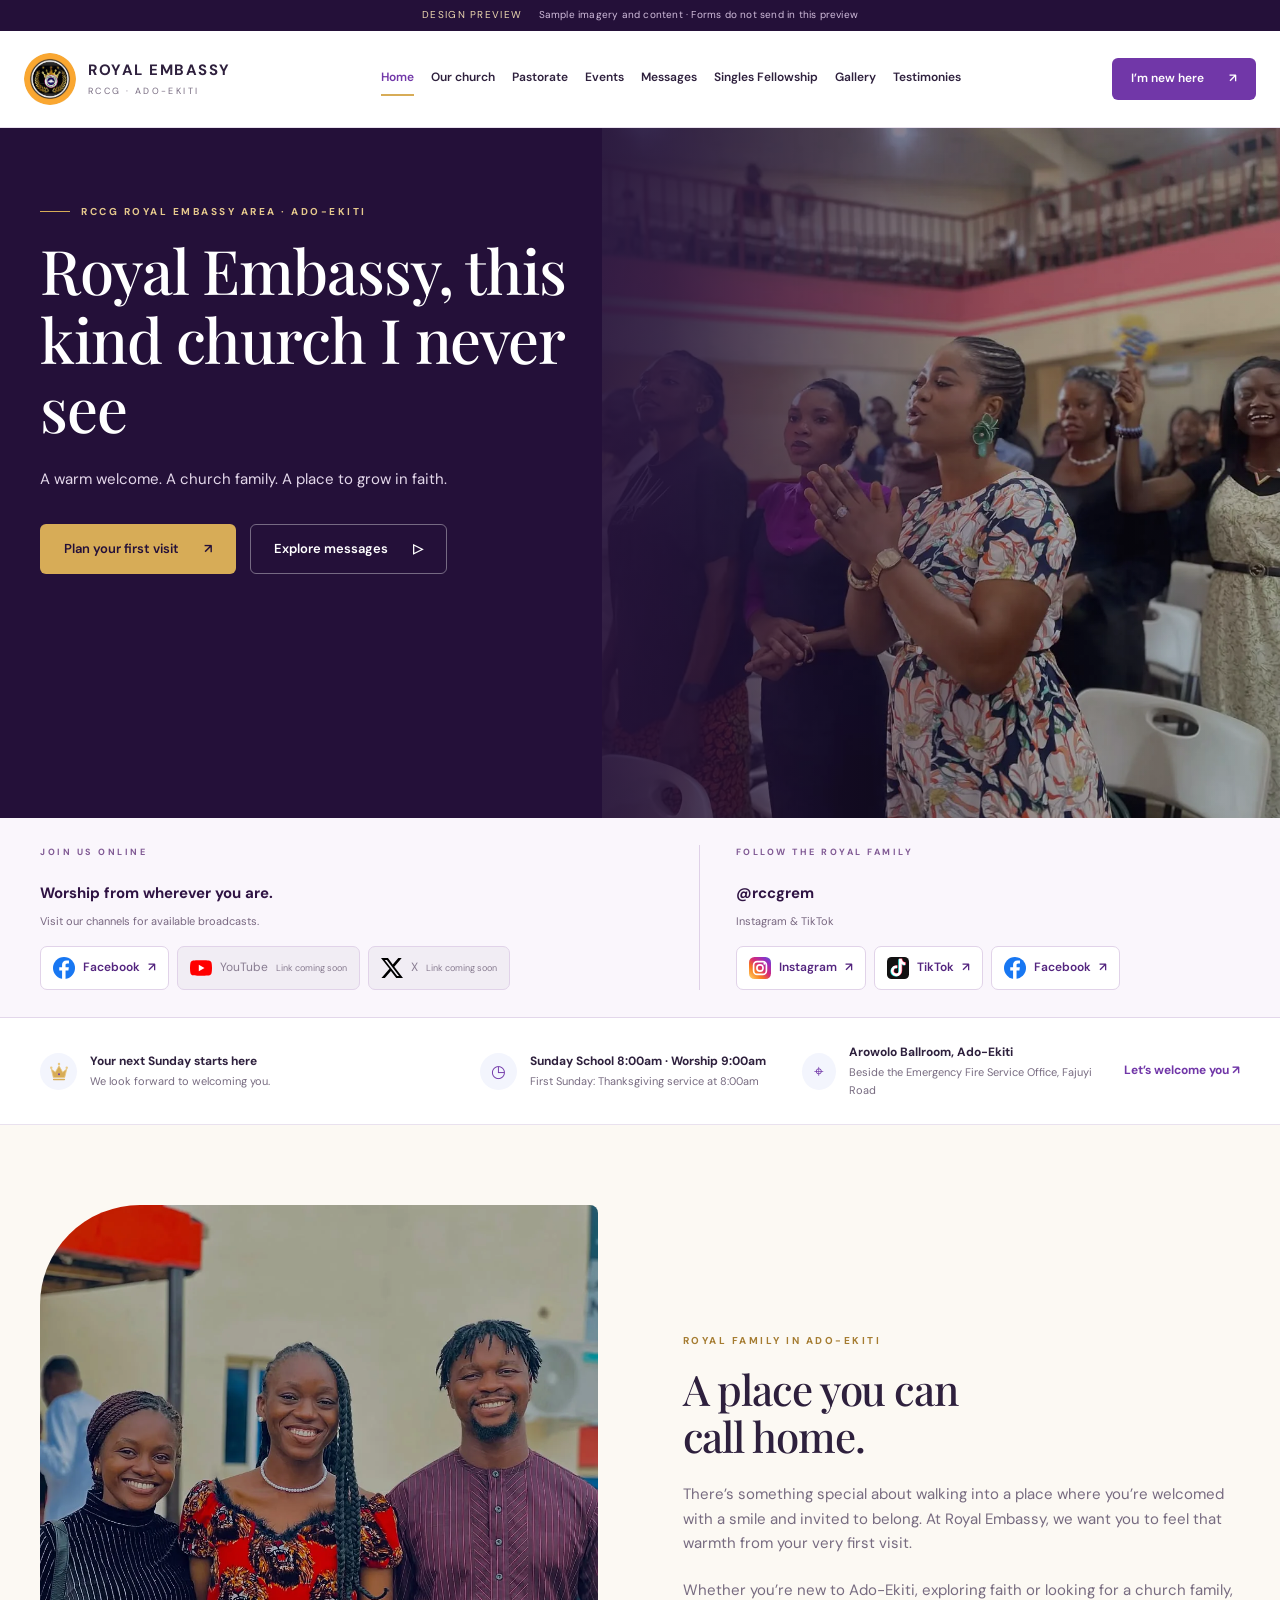
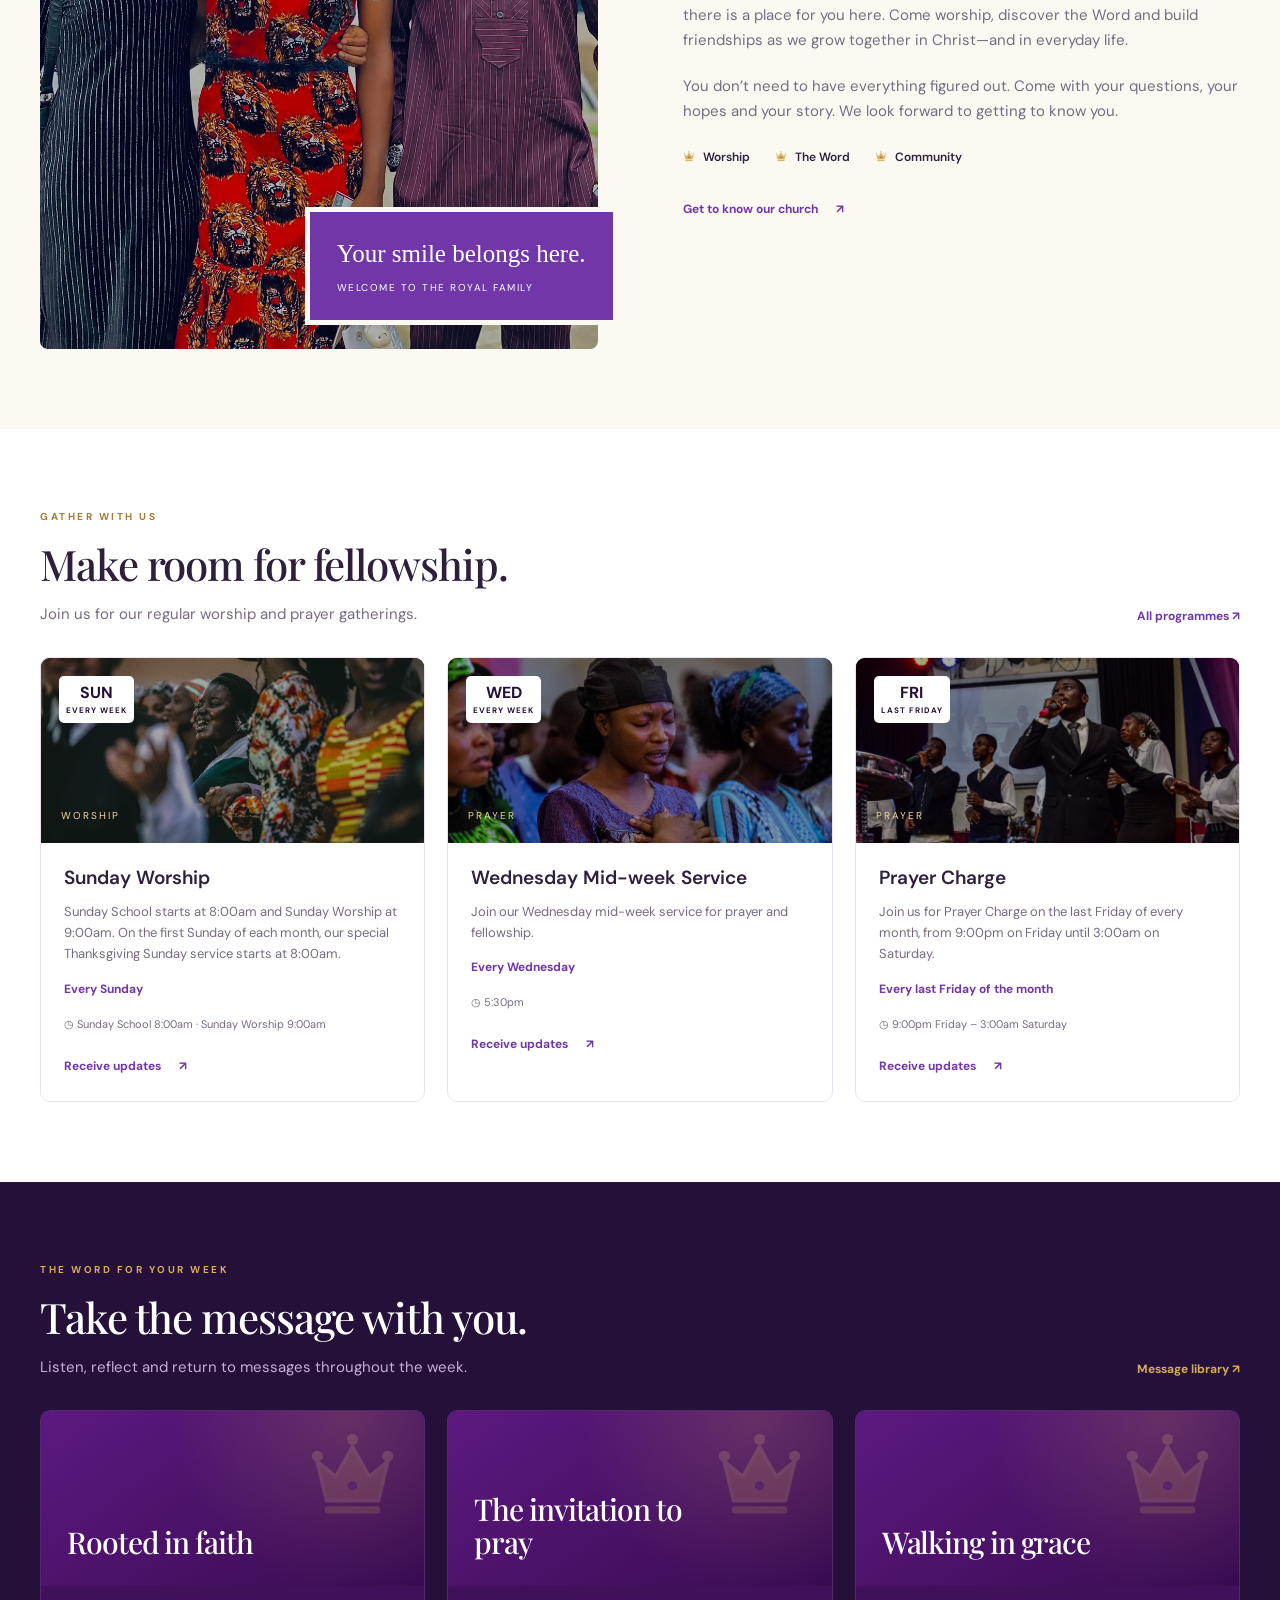
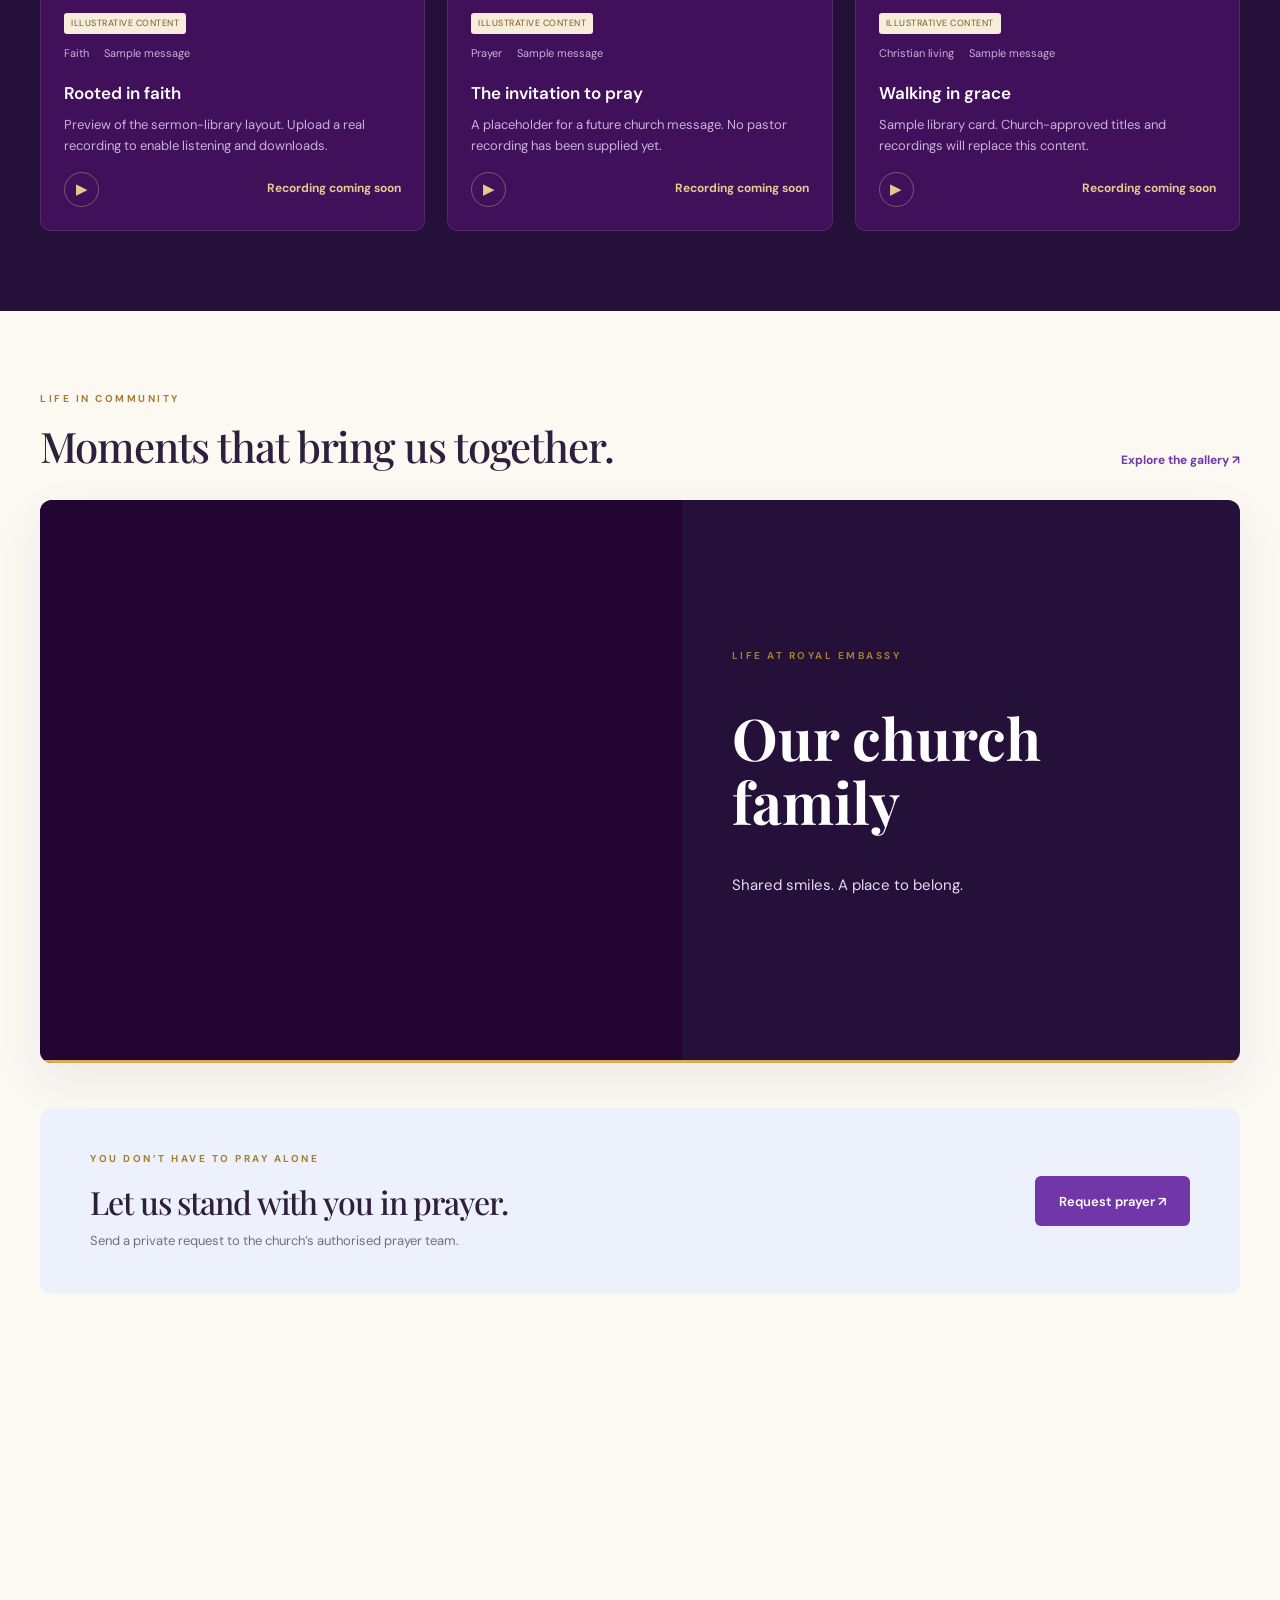
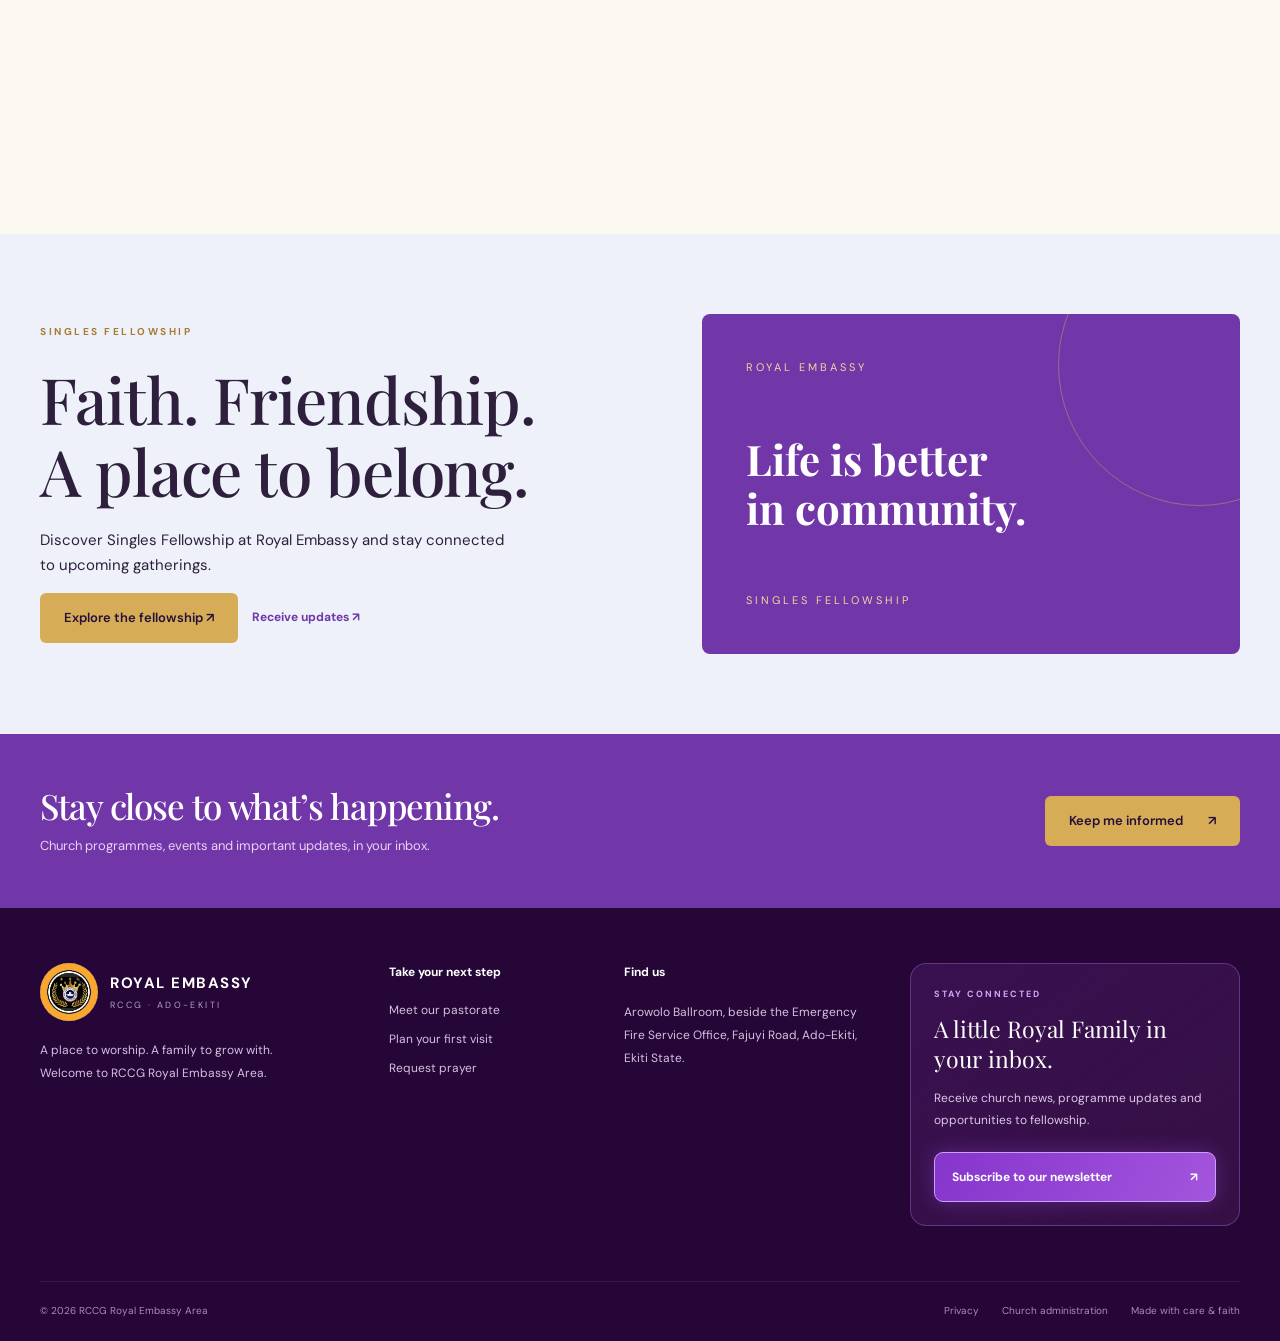
<file: index.html>
<!doctype html>
<html lang="en">
  <head>
    <meta charset="utf-8" />
    <meta name="viewport" content="width=device-width, initial-scale=1" />
    <meta
      name="description"
      content="Welcome to RCCG Royal Embassy Area, Ado-Ekiti. Plan your first visit, explore messages, share testimonies and request prayer."
    />
    <meta name="theme-color" content="#7137a8" />
    <title>RCCG Royal Embassy Area | Ado-Ekiti</title>
    <link
      rel="preload"
      as="image"
      href="assets/rccg-royal-embassy-ado-ekiti-worship-optimized.webp"
      fetchpriority="high"
    />
    <link rel="preconnect" href="https://fonts.googleapis.com" />
    <link rel="preconnect" href="https://fonts.gstatic.com" crossorigin />
    <link
      rel="stylesheet"
      href="https://fonts.googleapis.com/css2?family=DM+Sans:wght@400;500;600;700&family=Playfair+Display:wght@400;500;600;700&display=swap"
    />
    <link rel="stylesheet" href="assets/style.css" />
    <script src="assets/config.js" defer></script>
    <script src="assets/heritage.js" defer></script>
    <script src="assets/project.js" defer></script>
    <script src="assets/pastorate.js" defer></script>
    <script src="assets/singles.js" defer></script>
    <script src="assets/socials.js" defer></script>
    <script src="assets/app.js" defer></script>
    <link
      rel="icon"
      type="image/svg+xml"
      href="assets/royal-embassy-crown.svg"
    />
  </head>
  <body>
    <a class="skip" href="#main">Skip to content</a>
    <div class="preview-note" id="preview-note">
      DESIGN PREVIEW
      <span
        >Sample imagery and content · Forms do not send in this preview</span
      >
    </div>
    <header class="header">
      <a class="brand" href="#home" aria-label="Royal Embassy home"
        ><img
          class="church-logo"
          src="assets/rccg-royal-embassy-logo-optimized.webp"
          alt="RCCG Royal Embassy Area logo"
          width="56"
          height="56"
        /><span
          ><strong>ROYAL EMBASSY</strong><small>RCCG · ADO-EKITI</small></span
        ></a
      >
      <button
        class="menu-toggle"
        aria-controls="navigation"
        aria-expanded="false"
        aria-label="Open navigation"
      >
        ☰
      </button>
      <nav id="navigation" aria-label="Main navigation">
        <a href="#home">Home</a><a href="#about">Our church</a
        ><a href="#pastorate">Pastorate</a><a href="#events">Events</a
        ><a href="#messages">Messages</a
        ><a href="#singles">Singles Fellowship</a><a href="#gallery">Gallery</a
        ><a href="#testimonies">Testimonies</a>
      </nav>
      <a class="button button-small header-visit" href="#visit"
        >I’m new here <span>↗</span></a
      >
    </header>
    <main id="main" tabindex="-1"></main>
    <footer>
      <div class="footer-top">
        <div>
          <a class="brand footer-brand" href="#home"
            ><img
              class="church-logo"
              src="assets/rccg-royal-embassy-logo-optimized.webp"
              alt="RCCG Royal Embassy Area logo"
              width="56"
              height="56"
            /><span
              ><strong>ROYAL EMBASSY</strong
              ><small>RCCG · ADO-EKITI</small></span
            ></a
          >
          <p>
            A place to worship. A family to grow with.<br />Welcome to RCCG
            Royal Embassy Area.
          </p>
        </div>
        <div>
          <h3>Take your next step</h3>
          <a href="#pastorate">Meet our pastorate</a
          ><a href="#visit">Plan your first visit</a
          ><a href="#prayer">Request prayer</a>
        </div>
        <div>
          <h3>Find us</h3>
          <address class="church-address">
            Arowolo Ballroom, beside the Emergency Fire Service Office, Fajuyi
            Road, Ado-Ekiti, Ekiti State.
          </address>
        </div>
        <div class="footer-newsletter">
          <span class="eyebrow">STAY CONNECTED</span>
          <h3>A little Royal Family in your inbox.</h3>
          <p>
            Receive church news, programme updates and opportunities to
            fellowship.
          </p>
          <a class="footer-newsletter-cta" href="#subscribe"
            ><span>Subscribe to our newsletter</span
            ><span aria-hidden="true">↗</span></a
          >
        </div>
      </div>
      <div class="footer-bottom">
        <span>© <span id="year"></span> RCCG Royal Embassy Area</span>
        <div>
          <a href="#privacy">Privacy</a
          ><a href="admin.html">Church administration</a
          ><span>Made with care & faith</span>
        </div>
      </div>
    </footer>
    <dialog id="media-dialog">
      <button class="dialog-close" aria-label="Close media">×</button>
      <div id="media-content"></div>
    </dialog>
    <div id="toast" role="status" aria-live="polite"></div>
  </body>
</html>
</file>
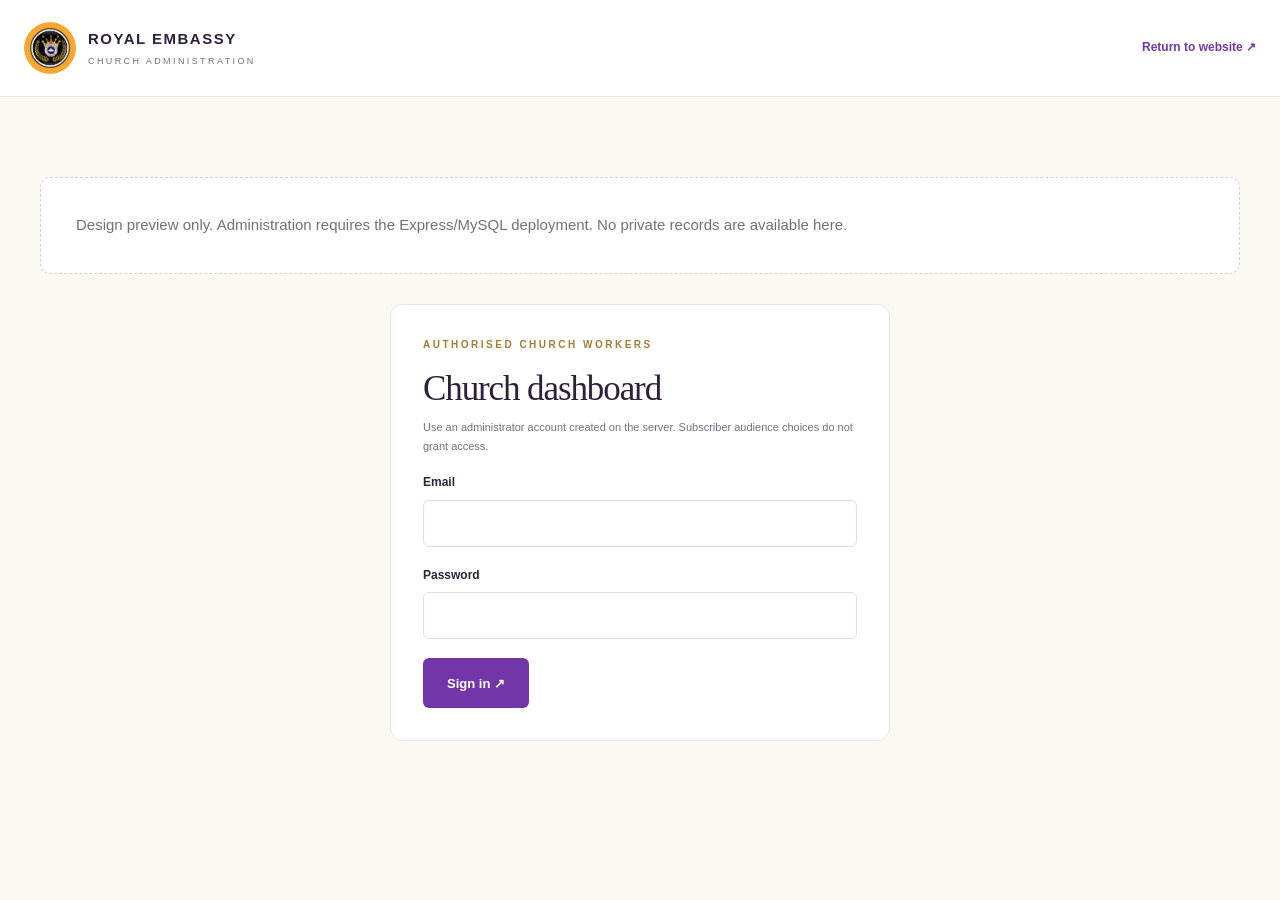
<file: admin.html>
<!doctype html><html lang="en"><head><meta charset="utf-8"><meta name="viewport" content="width=device-width,initial-scale=1"><meta name="robots" content="noindex"><title>Church dashboard | Royal Embassy</title><link rel="stylesheet" href="assets/style.css"><script src="assets/config.js" defer></script><script src="assets/admin.js" defer></script><link rel="icon" type="image/svg+xml" href="assets/royal-embassy-crown.svg"></head><body>
<header class="header"><a href="index.html" class="brand"><img class="church-logo" src="assets/rccg-royal-embassy-logo-optimized.webp" alt="RCCG Royal Embassy Area logo" width="56" height="56"><span><strong>ROYAL EMBASSY</strong><small>CHURCH ADMINISTRATION</small></span></a><a class="text-link" href="index.html">Return to website ↗</a></header>
<main class="section"><div class="wrap"><div id="demo-banner" class="empty-state" hidden>Design preview only. Administration requires the Express/MySQL deployment. No private records are available here.</div>
<section id="login-view" class="form-card admin-login"><span class="eyebrow">AUTHORISED CHURCH WORKERS</span><h1>Church dashboard</h1><p class="help">Use an administrator account created on the server. Subscriber audience choices do not grant access.</p><form id="login-form"><label>Email<input name="email" type="email" autocomplete="username" required></label><label>Password<input name="password" type="password" autocomplete="current-password" required></label><p class="form-status" role="status"></p><button class="button">Sign in ↗</button></form></section>
<section id="dashboard-view" hidden><div class="section-head"><div><span class="eyebrow">CHURCH OFFICE</span><h1>Care for your community.</h1></div><button id="logout" class="button button-plain">Sign out</button></div><div id="counts" class="admin-counts"></div><div class="filter-bar admin-tabs" role="group" aria-label="Dashboard sections"><button class="filter-button active" data-tab="visitors">First timers</button><button class="filter-button" data-tab="prayers">Prayer requests</button><button class="filter-button" data-tab="testimonies">Testimonies</button><button class="filter-button" data-tab="subscribers">Subscribers</button><button class="filter-button" data-tab="settings-pastors">Pastor profiles</button><button class="filter-button" data-tab="settings-history">Church story</button><button class="filter-button" data-tab="settings-services">Service schedules</button><button class="filter-button" data-tab="events">Events</button><button class="filter-button" data-tab="messages">Messages</button><button class="filter-button" data-tab="message_feedback">Message feedback</button><button class="filter-button" data-tab="gallery">Gallery</button><button class="filter-button" data-tab="announcements">Email announcement</button><button class="filter-button" data-tab="outbox">Delivery log</button></div><p id="admin-status" class="form-status" role="status"></p><div id="admin-content"></div></section>
</div></main><div id="toast" role="status" aria-live="polite"></div></body></html>
</file>
<file: assets/style.css>
:root{--purple:#7137a8;--deep:#241039;--gold:#d7ac57;--cream:#fcf9f3;--ink:#2e203d;--muted:#776b80;--line:#e9e1ee;--white:#fff;--radius:16px}
*{box-sizing:border-box}html{scroll-behavior:smooth}body{margin:0;color:var(--ink);font:15px/1.65 'DM Sans',Arial,sans-serif;background:var(--cream)}a{color:inherit;text-decoration:none}button,input,select,textarea{font:inherit}button,a,input,select,textarea{-webkit-tap-highlight-color:transparent}button{cursor:pointer}img{max-width:100%;display:block}button:disabled{cursor:wait;opacity:.6}a:focus-visible,button:focus-visible,input:focus-visible,textarea:focus-visible,select:focus-visible{outline:3px solid var(--gold);outline-offset:4px}.skip{position:fixed;top:-100px;left:16px;z-index:20;background:white;padding:12px}.skip:focus{top:10px}.preview-note{background:var(--deep);color:#edd8b0;text-align:center;font-size:10px;letter-spacing:1.3px;padding:7px}.preview-note span{letter-spacing:.2px;margin-left:12px;color:#d1bddc}.header{background:#fff;display:flex;align-items:center;gap:35px;justify-content:space-between;padding:22px max(24px,calc((100vw - 1260px)/2));border-bottom:1px solid var(--line)}.brand{display:flex;align-items:center;gap:12px;flex-shrink:0;line-height:1.35}.brand strong{font-size:15px;letter-spacing:1.5px}.brand small{display:block;font-size:9px;letter-spacing:2.4px;margin-top:5px;color:var(--muted)}.brand-seal{width:45px;height:49px;border:1px solid var(--gold);border-radius:23px 23px 9px 9px;display:flex;flex-direction:column;align-items:center;justify-content:center;font-family:Georgia,serif;color:var(--purple);font-weight:bold;font-size:20px;line-height:1.1}.brand-seal span{font-size:10px;color:#ac823a}.header nav{display:flex;align-items:center;gap:25px;font-size:12px;font-weight:600}.header nav a{padding:7px 0;border-bottom:2px solid transparent}.header nav a:hover,.header nav a[aria-current=page]{color:var(--purple);border-color:var(--gold)}.button{display:inline-flex;justify-content:center;align-items:center;gap:25px;background:var(--purple);color:#fff;min-height:50px;padding:13px 23px;border:1px solid transparent;border-radius:6px;font-weight:600;font-size:13px}.button:hover{background:#54257f}.button-small{min-height:42px;padding:10px 18px;font-size:12px}.button-gold{background:var(--gold);color:var(--deep)}.button-gold:hover{background:#e5bc70}.button-outline{background:transparent;border-color:#ffffff60;color:white}.button-outline:hover{background:#ffffff15}.button-plain{background:white;border-color:var(--line);color:var(--purple)}.menu-toggle{display:none}.wrap{width:min(1200px,calc(100% - 64px));margin:auto}.eyebrow{display:block;text-transform:uppercase;font-size:10px;letter-spacing:2.5px;font-weight:700;color:#a57c31;margin:0 0 16px}.hero{position:relative;min-height:600px;background:var(--deep);color:white;overflow:hidden}.hero-image{position:absolute;inset:0;width:100%;height:100%;object-fit:cover;object-position:center 45%}.hero:after{content:"";position:absolute;inset:0;background:linear-gradient(90deg,rgba(5,18,50,.93) 0%,rgba(7,24,65,.77) 43%,rgba(7,24,65,.18) 100%)}.hero .wrap{position:relative;z-index:1;padding-top:90px;padding-bottom:100px}.hero .eyebrow{color:#e6c98d;display:flex;align-items:center;gap:11px}.hero .eyebrow:before{content:"";width:30px;height:1px;background:var(--gold)}h1,h2,.serif{font-family:'Playfair Display',Georgia,serif;font-weight:500;line-height:1.12;letter-spacing:-1.1px}.hero h1{font-size:clamp(44px,5.6vw,76px);margin:0 0 25px;max-width:740px}.hero h1 em{font-weight:400;color:#e6c98d}.hero p{color:#e4d8eb;max-width:440px;font-size:15px;line-height:1.85;margin:0 0 30px}.hero-actions{display:flex;gap:14px;flex-wrap:wrap}.hero-caption{position:absolute;right:0;bottom:27px;font-size:10px;color:#d3c4db;text-transform:uppercase;letter-spacing:1px}.hero-word{position:absolute;right:55px;bottom:70px;z-index:1;font-family:Georgia,serif;font-size:14px;color:#e2c78d;writing-mode:vertical-rl;letter-spacing:4px}.service-bar{background:white;border-bottom:1px solid var(--line)}.service-bar .wrap{display:grid;grid-template-columns:1.4fr 1fr 1fr auto;align-items:center;gap:25px;padding:25px 0}.service-cell{display:flex;gap:13px;align-items:center}.service-cell .symbol{width:37px;height:37px;border-radius:50%;display:grid;place-items:center;background:#f3f5fd;color:var(--purple);font-size:17px}.service-cell strong{display:block;font-size:12px}.service-cell small{display:block;color:var(--muted);font-size:11px}.text-link{font-size:12px;font-weight:700;color:var(--purple);display:inline-flex;gap:18px;align-items:center}.section{padding:80px 0}.section-white{background:white}.section-head{display:flex;align-items:end;justify-content:space-between;gap:30px;margin-bottom:30px}.section-head h2,.intro h2{font-size:42px;margin:0;max-width:600px}.section-head p{margin:14px 0 0;max-width:510px;color:var(--muted)}.intro-grid{display:grid;grid-template-columns:1fr 1fr;gap:85px;align-items:center}.intro-image{position:relative}.intro-image img{width:100%;height:380px;object-fit:cover;border-radius:100px 8px 8px 8px}.image-label{position:absolute;right:-20px;bottom:24px;background:var(--purple);padding:21px 27px;color:white;border:5px solid var(--cream)}.image-label strong{font-family:Georgia,serif;font-size:25px;display:block;font-weight:normal}.image-label small{font-size:10px;letter-spacing:1.5px}.intro p{color:var(--muted);margin:22px 0}.intro .mini-values{display:flex;gap:25px;margin:24px 0 28px;font-size:12px;font-weight:600}.mini-values span:before{content:"";color:var(--gold);margin-right:7px}.cards{display:grid;grid-template-columns:repeat(3,minmax(0,1fr));gap:22px}.event-card,.message-card{border:1px solid var(--line);border-radius:10px;overflow:hidden;background:white}.event-image{height:185px;position:relative;background:var(--deep);overflow:hidden}.event-image img{width:100%;height:100%;object-fit:cover;filter:brightness(.65)}.event-date{position:absolute;left:18px;top:18px;background:white;border-radius:5px;min-width:50px;text-align:center;padding:7px;color:var(--deep);font-size:19px;font-weight:700;line-height:1.2}.event-date small{display:block;font-size:9px;letter-spacing:1px}.event-type{position:absolute;bottom:18px;left:20px;color:#f3d496;text-transform:uppercase;letter-spacing:2px;font-size:10px}.card-body{padding:23px}.card-body h3{margin:0 0 10px;font-size:19px;font-weight:600;line-height:1.3}.card-body p{color:var(--muted);font-size:13px;margin:0 0 15px}.card-meta{display:flex;gap:15px;font-size:11px;color:var(--muted);margin-bottom:20px}.sample-tag{display:inline-block;font-size:9px;letter-spacing:.5px;background:#f6edda;color:#795923;padding:3px 7px;border-radius:3px;margin-bottom:10px}.blue-section{background:var(--deep);color:white}.blue-section .eyebrow{color:var(--gold)}.blue-section .section-head p{color:#c9aed7}.blue-section .text-link{color:var(--gold)}.message-art{height:175px;background:radial-gradient(circle at 80% 5%,#d7ac5730,transparent 50%),linear-gradient(145deg,#5d1981,#380b50);position:relative;padding:26px;color:#fff;display:flex;align-items:end}.message-art:after{content:"";position:absolute;right:22px;top:10px;font-size:100px;color:#d7ac5728}.message-art .serif{font-size:30px;max-width:240px}.message-card{background:#40105a;border-color:#ffffff1a}.message-card .card-body h3{color:white;font-size:17px}.message-card .card-body p,.message-card .card-meta{color:#cab0d8}.message-card .text-link{color:#e6c98d}.message-controls{display:flex;justify-content:space-between;gap:15px;align-items:center}.play-button{height:35px;width:35px;border-radius:50%;border:1px solid #e6c98d60;background:transparent;color:#e6c98d}.gallery-grid{display:grid;grid-template-columns:1.25fr 1fr 1fr;gap:14px}.gallery-tile{position:relative;border:0;padding:0;height:280px;overflow:hidden;border-radius:8px;background:var(--deep);color:white}.gallery-tile img{width:100%;height:100%;object-fit:cover;transition:transform .3s}.gallery-tile:hover img{transform:scale(1.04)}.gallery-tile:after{content:"";position:absolute;inset:40% 0 0;background:linear-gradient(transparent,#061733c9)}.gallery-tile span{position:absolute;bottom:20px;left:20px;z-index:1;text-align:left}.gallery-tile small{display:block;font-size:10px;color:#eee3ce}.gallery-tile strong{font-size:17px}.gallery-tile .video-icon{inset:0;margin:auto;width:48px;height:48px;background:#fff2;border:1px solid #fff6;border-radius:50%;display:grid;place-items:center}.prayer-banner{background:#edf1fb;border-radius:12px;padding:43px 50px;display:flex;align-items:center;justify-content:space-between;gap:25px;margin-top:45px}.prayer-banner h2{font-size:32px;margin:0 0 10px}.prayer-banner p{color:var(--muted);font-size:13px;margin:0}.newsletter{background:var(--purple);color:white;padding:52px 0}.newsletter .wrap{display:flex;justify-content:space-between;gap:30px;align-items:center}.newsletter h2{font-size:35px;margin:0 0 10px}.newsletter p{margin:0;color:#e8d3f3;font-size:13px}.footer-top{display:grid;grid-template-columns:1.5fr 1fr 1fr;gap:60px;padding:55px 0;max-width:1200px;width:calc(100% - 64px);margin:auto}footer{background:#250636;color:#d6c1e1}.footer-brand strong{color:white}.footer-brand .brand-seal{color:#e0be79}.footer-brand small{color:#b89dc6}.footer-top p{font-size:12px;line-height:1.9;margin:18px 0 0}.footer-top h3{font-size:12px;color:white;margin:0 0 18px}.footer-top>div>a:not(.brand){display:block;font-size:12px;margin:9px 0}.muted-light{color:#ac8bbe}.footer-bottom{border-top:1px solid #ffffff12;max-width:1200px;width:calc(100% - 64px);margin:auto;padding:21px 0;display:flex;justify-content:space-between;gap:15px;font-size:10px;color:#ac8bbe}.footer-bottom>div{display:flex;gap:23px}.page-heading{background:var(--deep);color:white;padding:55px 0}.page-heading h1{font-size:49px;margin:0 0 15px}.page-heading p{color:#d6bde3;max-width:610px;margin:0}.page-heading .eyebrow{color:var(--gold)}.form-layout{display:grid;grid-template-columns:1fr 1.5fr;gap:65px}.form-aside h2{font-size:34px;margin:0 0 20px}.form-aside p{color:var(--muted);font-size:14px}.aside-list{border-top:1px solid var(--line);margin-top:25px;padding-top:20px}.aside-list p{margin:12px 0}.form-card{background:white;border:1px solid var(--line);padding:32px;border-radius:12px}.form-grid{display:grid;grid-template-columns:1fr 1fr;gap:20px}label{display:block;font-size:12px;font-weight:600;color:var(--ink);margin-bottom:19px}input:not([type=checkbox]),textarea,select{width:100%;border:1px solid #d9dfea;background:#fff;border-radius:6px;padding:12px;margin-top:7px;color:var(--ink);min-height:47px}textarea{min-height:140px;resize:vertical}.check{display:flex;gap:10px;align-items:flex-start;font-weight:400;line-height:1.6}.check input{margin-top:4px;accent-color:var(--purple);width:16px;height:16px;flex-shrink:0}.help{color:var(--muted);font-size:11px;margin:10px 0 18px}.form-status{color:var(--purple);font-size:13px;margin-bottom:15px}.form-status.error{color:#a12d25}.filter-bar{display:flex;gap:12px;align-items:center;flex-wrap:wrap;margin-bottom:30px}.filter-bar input{flex:1;min-width:180px;max-width:400px;margin:0}.filter-button{padding:9px 17px;border:1px solid var(--line);border-radius:30px;background:white;font-size:12px;color:var(--muted)}.filter-button.active{background:var(--purple);color:white;border-color:var(--purple)}.empty-state{padding:35px;border:1px dashed #d8cbdf;border-radius:10px;color:var(--muted);background:white;grid-column:1/-1}.testimony-card{padding:30px;border:1px solid var(--line);background:white;border-radius:12px}.testimony-card .quote{font-family:Georgia,serif;font-size:42px;color:var(--gold);line-height:1}.testimony-card h3{font-size:18px}.testimony-card p{color:var(--muted);font-size:14px}.testimony-card small{color:var(--purple)}.two-col{display:grid;grid-template-columns:1fr 1fr;gap:45px}.content-copy h2{font-size:31px}.content-copy p{color:var(--muted)}dialog{border:0;border-radius:12px;padding:35px;width:min(850px,calc(100% - 32px));max-height:90dvh;overflow:auto}dialog::backdrop{background:#030d25cf}.dialog-close{position:absolute;right:12px;top:8px;border:0;background:white;border-radius:50%;width:32px;height:32px;font-size:25px;color:var(--ink)}dialog img{border-radius:5px}dialog audio{width:100%;margin-top:20px}dialog video,dialog iframe{width:100%;aspect-ratio:16/9;border:0}dialog h2{font-size:29px}#toast{position:fixed;bottom:25px;left:50%;transform:translateX(-50%);z-index:50;background:var(--deep);color:white;padding:15px 22px;border-radius:8px;max-width:min(500px,calc(100% - 32px));box-shadow:0 8px 30px #0003;display:none;font-size:13px}#toast.visible{display:block}[hidden]{display:none!important}.sr-only{position:absolute;width:1px;height:1px;padding:0;margin:-1px;overflow:hidden;clip:rect(0,0,0,0);white-space:nowrap;border:0}
@media(min-width:1450px){.hero{min-height:650px}.hero .wrap{padding-top:105px}}
@media(max-width:1100px){.header{gap:20px;padding:18px 24px}.header nav{gap:16px;font-size:11px}.brand strong{font-size:13px}.header-visit{gap:10px}.intro-grid{gap:45px}.service-bar .wrap{grid-template-columns:1fr 1fr 1fr}.service-bar .text-link{display:none}.cards{gap:15px}}
@media(max-width:800px){.header{flex-wrap:wrap;gap:15px}.menu-toggle{display:block;margin-left:auto;background:white;border:1px solid var(--line);border-radius:5px;width:40px;height:40px;color:var(--purple)}.header-visit{display:none}.header nav{display:none;order:3;width:100%;flex-wrap:wrap;gap:10px 25px;padding:12px 0}.header nav.open{display:flex}.header nav a{font-size:13px}.wrap{width:calc(100% - 40px)}.hero{min-height:550px}.hero .wrap{padding-top:65px;padding-bottom:70px}.hero h1{font-size:54px}.hero:after{background:linear-gradient(90deg,#061632ee,#0616329e)}.hero-word{display:none}.hero-caption{left:0;right:auto;font-size:8px}.service-bar .wrap{grid-template-columns:1fr;gap:15px;padding:20px 0}.service-cell .symbol{width:30px;height:30px}.section{padding:55px 0}.intro-grid,.form-layout,.two-col{grid-template-columns:1fr;gap:35px}.intro-image img{height:320px}.image-label{right:10px}.section-head h2,.intro h2{font-size:35px}.section-head{align-items:start}.cards{grid-template-columns:1fr 1fr}.cards>*:last-child:nth-child(odd){grid-column:1/-1}.gallery-grid{grid-template-columns:1fr 1fr}.gallery-tile:first-child{grid-column:1/-1}.gallery-tile{height:240px}.prayer-banner{padding:30px;flex-direction:column;align-items:start}.newsletter .wrap{flex-direction:column;align-items:start}.footer-top{width:calc(100% - 40px);gap:30px;grid-template-columns:1fr 1fr}.footer-top>div:first-child{grid-column:1/-1}.footer-bottom{width:calc(100% - 40px);flex-direction:column}.page-heading h1{font-size:40px}.page-heading{padding:40px 0}}
@media(max-width:500px){.preview-note span{display:block;margin-left:0;font-size:9px}.hero h1{font-size:43px}.hero .wrap{padding-top:50px}.hero p{font-size:14px}.hero-actions{gap:10px}.hero-actions .button{padding:12px 16px;gap:12px}.cards,.form-grid{grid-template-columns:1fr}.form-grid{gap:0}.cards>*:last-child:nth-child(odd){grid-column:auto}.section-head{flex-direction:column;gap:15px}.gallery-tile{height:200px}.gallery-tile strong{font-size:14px}.prayer-banner h2{font-size:28px}.form-card{padding:23px}.footer-top{grid-template-columns:1fr}.footer-top>div:first-child{grid-column:auto}.footer-bottom>div{gap:15px;flex-wrap:wrap}.intro .mini-values{gap:15px}.page-heading h1{font-size:35px}}
@media(prefers-reduced-motion:reduce){html{scroll-behavior:auto}*{transition:none!important}}
.admin-login{max-width:500px;margin:30px auto}.admin-login h1{font-size:35px;margin:10px 0}.admin-counts{display:grid;grid-template-columns:repeat(4,1fr);gap:15px;margin-bottom:30px}.admin-counts article{background:white;border:1px solid var(--line);border-radius:10px;padding:22px}.admin-counts strong{display:block;color:var(--purple);font-size:32px}.admin-counts span{font-size:12px;color:var(--muted)}.admin-record{background:white;border:1px solid var(--line);border-radius:10px;padding:23px;margin-bottom:15px}.admin-record h3{margin:0 0 12px}.admin-record dl{display:grid;grid-template-columns:130px 1fr;gap:8px;margin:0 0 20px}.admin-record dt{font-size:11px;color:var(--muted);text-transform:capitalize}.admin-record dd{margin:0;font-size:13px;white-space:pre-wrap;overflow-wrap:anywhere}.admin-record .actions{display:flex;gap:10px;flex-wrap:wrap}.admin-content-form{max-width:750px;margin-bottom:30px}.admin-tabs{gap:8px}.danger{color:#a12d25}.stack{display:grid;gap:18px}@media(max-width:650px){.admin-counts{grid-template-columns:1fr 1fr}.admin-record dl{grid-template-columns:1fr;gap:4px}.admin-record dd{margin-bottom:8px}}
/* Portrait church photographs: preserve the congregation in each crop. */
.hero-image{left:auto;right:0;width:53%;object-position:50% 68%}
.hero:after{background:linear-gradient(90deg,#241039 0%,#241039 38%,rgba(36,16,57,.82) 52%,rgba(36,16,57,.15) 78%,rgba(36,16,57,.08) 100%)}
.intro-image img{object-position:50% 74%}
.gallery-tile img[src*="royal-embassy"]{object-position:50% 75%}
@media(max-width:800px){.hero-image{width:100%;object-position:50% 68%}.hero:after{background:linear-gradient(90deg,rgba(29,12,46,.94),rgba(29,12,46,.66))}.intro-image img{height:420px}}
@media(max-width:500px){.hero-image{object-position:50% 65%}.intro-image img{height:390px}}
.programme-schedule{font-weight:700;color:var(--purple)!important;font-size:12px!important}
.event-date{font-size:16px;min-width:70px}
.event-date small{font-size:8px;margin-top:4px}
/* Homepage slideshow */
.hero-carousel{min-height:690px;position:relative}
.hero-carousel:after{display:none}
.hero-slide{position:relative;min-height:690px}
.hero-slide:after{content:"";position:absolute;inset:0;background:linear-gradient(90deg,#241039 0%,#241039 38%,rgba(36,16,57,.82) 52%,rgba(36,16,57,.15) 78%,rgba(36,16,57,.08) 100%)}
.hero-slide .wrap{padding-top:76px;padding-bottom:130px}
.slide-headline{font-size:clamp(40px,4.8vw,66px);max-width:610px;margin:0 0 24px;color:#fff;line-height:1.12;overflow-wrap:break-word}
.hero-slide p{max-width:450px}
.carousel-controls{position:absolute;bottom:28px;left:0;right:0;z-index:3;display:flex;align-items:center;gap:22px}
.carousel-pagination{display:flex;gap:5px}
.slide-dot{background:transparent;border:0;min-width:40px;height:44px;padding:10px;display:grid;place-items:center}
.slide-dot span{height:7px;width:7px;background:#ffffff66;border-radius:10px}
.slide-dot[aria-current=true] span{width:24px;background:var(--gold)}
.slide-counter{font-size:11px;color:#e3cfaa;letter-spacing:2px}
.carousel-navigation{display:flex;align-items:center;gap:8px;margin-left:auto}
.carousel-navigation button{height:44px;min-width:44px;border:1px solid #ffffff50;background:#241039b3;color:white;border-radius:5px;font-size:18px}
.carousel-navigation button[data-carousel=pause]{font-size:11px;min-width:65px}
.carousel-navigation button:hover{background:var(--gold);color:var(--deep)}
@media(max-width:800px){.hero-carousel,.hero-slide{min-height:660px}.hero-slide .wrap{padding-top:55px;padding-bottom:135px}.hero-slide:after{background:linear-gradient(90deg,rgba(29,12,46,.94),rgba(29,12,46,.66))}.slide-headline{font-size:49px;max-width:560px}}
@media(max-width:500px){.hero-carousel,.hero-slide{min-height:650px}.slide-headline{font-size:40px;letter-spacing:-.7px;max-width:350px}.carousel-controls{gap:10px}.slide-dot{min-width:32px;padding:6px}.carousel-navigation{gap:5px}.carousel-navigation button{min-width:40px}.slide-counter{font-size:9px}}
@media(prefers-reduced-motion:no-preference){.hero-slide:not([hidden]) .wrap{animation:slide-copy-in .45s ease-out}@keyframes slide-copy-in{from{opacity:.4;transform:translateY(8px)}to{opacity:1;transform:translateY(0)}}}
.hero-slide .hero-image[src$="-slide.webp"]{width:65%;object-position:50% 50%}
@media(max-width:800px){.hero-slide .hero-image[src$="-slide.webp"]{width:100%;object-position:50% 50%}}
.event-image img[src$="sunday-preaching-optimized.webp"]{object-position:50% 25%}
.intro-image img[src$="faith-and-family-optimized.webp"]{height:500px;object-fit:contain;object-position:center;background:#f0e9dc;border-radius:16px}
.gallery-tile img[src$="our-church-family-optimized.webp"],.gallery-tile img[src$="family-with-baby-optimized.webp"],.gallery-tile img[src$="friends-together-optimized.webp"],.gallery-tile img[src$="member-with-bible-optimized.webp"]{object-position:50% 30%}
.event-image img[src$="prayer-charge-worship-optimized.webp"]{object-position:50% 25%}
.event-image img[src$="wednesday-prayer.webp"]{object-position:50% 35%}
@media(max-width:500px){.intro-image img[src$="faith-and-family-optimized.webp"]{height:460px}}
.intro-image img[src$="our-church-worship.webp"]{object-position:50% 50%}
.church-logo{width:52px;height:52px;object-fit:contain;border-radius:50%;flex-shrink:0}
.footer-brand .church-logo{width:58px;height:58px}
.church-address{font-style:normal;font-size:12px;line-height:1.9;max-width:300px;margin-top:18px}
@media(max-width:500px){.church-logo{width:44px;height:44px}}

.crown-icon{width:22px;height:22px}
.mini-values span:before{display:inline-block;width:13px;height:13px;background:url("crown.svg") center/contain no-repeat;vertical-align:-1px}
.message-art:after{width:100px;height:100px;background:url("crown.svg") center/contain no-repeat;opacity:.18}

/* Church story, pastoral care and programme details */
.purpose-grid,.pastor-grid,.charge-feature{display:grid;grid-template-columns:1fr 1fr;gap:28px}.purpose-card{padding:48px;background:var(--navy,#241039);color:#fff;border-radius:8px}.purpose-card h2{font-size:clamp(32px,4vw,48px);line-height:1.15}.purpose-card p{color:#e0e6f1}.purpose-gold{background:#f0dfb8;color:#241039}.purpose-gold p{color:#4d3958}.values-heading{margin-top:70px}.value-number{display:block;color:#a47628;font-size:14px;letter-spacing:3px;margin-bottom:24px}.pastor-card{display:flex;align-items:center;gap:24px;border:1px solid #dfdfd8;background:white;padding:32px;border-radius:8px}.pastor-monogram{display:grid;place-items:center;flex-shrink:0;width:76px;height:76px;border-radius:50%;background:#eff2fa;color:#7137a8;font-family:Georgia,serif;font-size:28px}.pastor-card h3{margin:8px 0 16px}.flyer-placeholder{min-height:470px;background:linear-gradient(145deg,#241039,#7137a8);color:#fff;padding:48px;display:flex;flex-direction:column;justify-content:center;border:1px solid #d7ac57;border-radius:8px}.flyer-placeholder h2{font-size:clamp(54px,7vw,80px);line-height:1.05;margin:24px 0}.flyer-placeholder small{color:#ecdcf4;max-width:330px}.flyer-rule{width:64px;height:3px;background:#d7ac57;margin-bottom:20px}.charge-feature{align-items:center;gap:64px}.programme-details{display:grid;grid-template-columns:65px 1fr;gap:14px;margin:28px 0}.programme-details dt{font-weight:700;color:#7137a8}.programme-details dd{margin:0}.message-date{font-size:13px;letter-spacing:.04em;color:#78613b}.feedback-link{display:inline-block;margin-top:22px}.blue-section .message-date{color:#d7ac57}@media(max-width:760px){.purpose-grid,.pastor-grid,.charge-feature{grid-template-columns:1fr}.purpose-card,.flyer-placeholder{padding:30px}.pastor-card{padding:24px;gap:18px}.pastor-monogram{width:58px;height:58px;font-size:22px}.charge-feature{gap:30px}.flyer-placeholder{min-height:380px}}

.programme-flyer{width:100%;height:auto;object-fit:contain;margin-bottom:24px;border-radius:4px}.event-image:has(img[src*="flyer"]) img{object-fit:contain;background:#241039}

/* Homepage church family slideshow */
.family-carousel{background:#241039;border-radius:12px;overflow:hidden;box-shadow:0 18px 50px #24103912}.family-slide{margin:0;display:grid;grid-template-columns:1.15fr 1fr;min-height:520px}.family-slide[hidden]{display:none}.family-slide img{display:block;width:100%;height:560px;object-fit:cover;object-position:50% 35%;background:#220631}.family-slide figcaption{display:flex;flex-direction:column;justify-content:center;padding:50px;color:white}.family-slide h3{font-family:'Playfair Display',Georgia,serif;font-size:clamp(36px,4.5vw,62px);line-height:1.12;margin:24px 0}.family-slide p{color:#e9d9f1}.family-controls{display:flex;align-items:center;gap:24px;padding:20px 28px;border-top:1px solid #ffffff20;color:#f2e4fa}.family-dots,.family-actions{display:flex;gap:10px}.family-dots button{width:44px;height:44px;border:0;background:transparent;position:relative;cursor:pointer}.family-dots button:after{content:'';position:absolute;inset:17px;border-radius:50%;background:#ffffff55}.family-dots button[aria-current]:after{background:#d7ac57}.family-counter{font-size:12px;letter-spacing:2px}.family-actions{margin-left:auto}.family-actions button{min-width:44px;min-height:44px;padding:8px 14px;border:1px solid #ffffff55;background:transparent;color:white;border-radius:4px;cursor:pointer}.family-carousel button:focus-visible{outline:3px solid #d7ac57;outline-offset:2px}@media(max-width:700px){.family-slide{grid-template-columns:1fr}.family-slide img{height:440px}.family-slide figcaption{padding:26px}.family-slide h3{margin:12px 0;font-size:34px}.family-controls{padding:14px 10px;gap:6px;flex-wrap:wrap}.family-dots{gap:0}.family-actions{gap:5px}.family-actions button{padding:8px 10px}.family-counter{letter-spacing:0}}@media(max-width:380px){.family-counter{display:none}.family-slide img{height:380px}}

.singles-section{background:#eef1f9}.singles-feature{display:grid;grid-template-columns:1.1fr 1fr;gap:70px;align-items:center}.singles-copy h2{font-size:clamp(38px,5vw,64px);line-height:1.12;margin:22px 0}.singles-copy p{max-width:480px}.singles-art{min-height:340px;padding:44px;background:#7137a8;color:#fff;border-radius:8px;display:flex;flex-direction:column;justify-content:space-between;position:relative;overflow:hidden}.singles-art:before{content:'';position:absolute;width:280px;height:280px;border:1px solid #d7ac5770;border-radius:50%;right:-100px;top:-90px}.singles-art strong{font-family:'Playfair Display',Georgia,serif;font-size:42px;line-height:1.15;position:relative}.singles-art span,.singles-art small{font-size:11px;letter-spacing:3px;color:#f0d69d}.singles-memory-placeholder{border:1px dashed #c3a8d2;background:#f0f3fa;border-radius:8px;padding:48px;display:flex;align-items:center;gap:28px}.memory-mark{width:70px;height:70px;display:grid;place-items:center;border-radius:50%;background:#eee1f5;color:#7137a8;font-size:32px}.singles-info-grid{display:grid;grid-template-columns:1fr 1fr;gap:24px;margin-top:32px}.singles-info-grid .text-link{display:inline-block;margin-top:16px}@media(max-width:760px){.singles-feature,.singles-info-grid{grid-template-columns:1fr;gap:26px}.singles-art{min-height:280px;padding:30px}.singles-memory-placeholder{padding:28px;align-items:flex-start;flex-direction:column}}

/* Automatic-only slideshows */
.hero-carousel .hero-slide>.wrap{padding-bottom:90px}.family-carousel .family-slide{border-bottom:3px solid #d7ac57}

/* Church heritage: one continuous editorial story */
.heritage-bridge{padding:34px 0;background:#241039;color:white}.heritage-jump{display:grid;grid-template-columns:repeat(3,1fr);gap:30px;margin-top:22px}.heritage-jump button{display:flex;justify-content:space-between;gap:16px;text-align:left;padding:18px 0;border:0;border-top:1px solid #ffffff35;color:white;background:transparent;font:inherit;cursor:pointer}.heritage-jump button span{color:#d7ac57;font-size:12px}.heritage-jump button:focus-visible,.archive-card button:focus-visible{outline:3px solid #d7ac57;outline-offset:5px}.founding-section{background:#f2ede4}.founding-grid{display:grid;grid-template-columns:1fr 1.05fr;gap:80px;align-items:center}.founding-portrait{position:relative;padding:14px 14px 38px 0}.founding-portrait:before{content:'';position:absolute;inset:30px 0 20px 25px;border:1px solid #b78d43}.founding-portrait>img,.founding-placeholder{position:relative;width:100%;min-height:480px;background:#3a1051}.founding-portrait>img{height:520px;object-fit:contain}.founding-placeholder{padding:48px;display:flex;flex-direction:column;justify-content:center;align-items:center;text-align:center;color:#fff}.founding-placeholder img{width:58px;height:58px;margin-bottom:34px}.founding-placeholder>span{font-size:10px;letter-spacing:3px;color:#d7ac57}.founding-placeholder strong{font:40px/1.2 'Playfair Display',Georgia,serif;margin:28px 0}.founding-placeholder small{font-size:12px;color:#ddc8e8}.founding-year{position:absolute;bottom:0;right:30px;background:#d7ac57;color:#241039;padding:16px 24px;letter-spacing:2px;font-size:10px}.founding-year strong{font:30px Georgia,serif;letter-spacing:0;margin-left:10px}.founding-copy h2{font-size:clamp(36px,4.5vw,56px);line-height:1.12}.founder-name{margin:30px 0;padding-left:22px;border-left:3px solid #b98c3d}.founder-name h3{font-size:25px;line-height:1.3;margin:0 0 12px}.founder-name span{font-size:10px;letter-spacing:2px;color:#765b29}.heritage-note{margin-top:30px;border-top:1px solid #cebea3;padding-top:24px}.heritage-note>span{font-size:10px;letter-spacing:2px;color:#765b29}.heritage-note p{font-family:Georgia,serif;font-size:21px}.heritage-index{font-size:11px;letter-spacing:2px;color:#85652b}.heritage-pending{display:grid;grid-template-columns:130px 1fr;gap:40px;border:1px solid #e1d9ca;padding:46px;background:#fcfaf6}.heritage-seal{height:120px;width:120px;display:grid;place-items:center;border:1px solid #c6a66c;border-radius:50%;font:34px Georgia,serif;color:#8a692e}.heritage-pending h3{font:28px Georgia,serif;margin:0 0 18px}.heritage-pending p{max-width:650px}.heritage-caption{font-size:12px;color:#786951}.pioneer-grid{display:grid;grid-template-columns:repeat(3,1fr);gap:28px}.pioneer-card{border:1px solid #e4dfd3;background:#fff}.pioneer-card>img,.pioneer-monogram{width:100%;height:340px;object-fit:cover;object-position:top}.pioneer-monogram{display:grid;place-items:center;background:#eef1f9;color:#7137a8;font:60px Georgia,serif}.pioneer-card>div:not(.pioneer-monogram){padding:28px}.pioneer-card h3{font:25px Georgia,serif;margin:16px 0}.beginnings-section{background:#f1f3f8}.archive-pending{padding:70px;background:#fff;border:1px solid #dce1ec;position:relative}.archive-pending h3{font:clamp(32px,4vw,48px)/1.15 Georgia,serif;margin:24px 0}.archive-pending p{max-width:580px}.archive-lines{display:flex;gap:30px;border-top:1px solid #dce1ec;margin-top:40px;padding-top:22px;font-size:10px;letter-spacing:2px;color:#7d648a}.beginnings-grid{display:grid;grid-template-columns:repeat(2,1fr);gap:32px}.archive-card{margin:0;background:white;padding:14px}.archive-card button{border:0;padding:0;width:100%;background:#241039;position:relative;cursor:zoom-in}.archive-card img{display:block;width:100%;height:380px;object-fit:contain}.archive-card button>span{position:absolute;bottom:14px;right:14px;background:#d7ac57;padding:8px 15px;color:#241039}.archive-card figcaption{padding:24px 16px}.archive-card small{color:#85652b;font-size:11px;letter-spacing:2px}.archive-card h3{font:26px Georgia,serif;margin:14px 0}.heritage-closing{text-align:center;margin:70px auto 0;max-width:680px}.heritage-closing h3{font:36px Georgia,serif;margin:22px 0}.heritage-closing p{margin-bottom:22px}@media(max-width:900px){.founding-grid{gap:40px}.pioneer-grid{grid-template-columns:repeat(2,1fr)}}@media(max-width:650px){.heritage-jump,.founding-grid,.pioneer-grid,.beginnings-grid{grid-template-columns:1fr}.heritage-jump{gap:0}.founding-grid{gap:38px}.founding-placeholder{padding:30px;min-height:370px}.founding-portrait>img{height:400px;min-height:0}.founding-placeholder strong{font-size:34px}.heritage-pending{grid-template-columns:1fr;padding:28px;gap:24px}.heritage-seal{height:80px;width:80px;font-size:24px}.archive-pending{padding:30px}.archive-lines{flex-wrap:wrap;gap:16px}.archive-card img{height:300px}.heritage-index{display:none}}

/* Facility project appeal */
/* Compact project appeal, following the prayer invitation. */
.giving-ad{position:relative;isolation:isolate;display:grid;grid-template-columns:1.15fr 1fr;margin:28px 0 0;border:1px solid #d7ac5770;border-radius:20px;overflow:hidden;background:linear-gradient(120deg,#241039,#59317f);color:white;box-shadow:0 16px 40px #24103918;transition:opacity .7s ease-in-out,transform .7s ease-in-out}
.giving-ad:before{content:'';position:absolute;z-index:-1;pointer-events:none;left:-110px;bottom:-220px;width:450px;height:450px;border:1px solid #d7ac5740;border-radius:50%;box-shadow:0 0 0 40px #d7ac5709,0 0 0 80px #d7ac5707}
.giving-ad-copy{padding:34px 38px;align-self:center}.giving-ad .eyebrow{color:#f0cd86;letter-spacing:1.7px;margin-bottom:13px}.giving-ad h2{font:clamp(29px,3.2vw,43px)/1.15 'Playfair Display',Georgia,serif;color:white;margin:0 0 15px}.giving-ad h2 em{color:#f0cd86;font-weight:400}.giving-ad-copy>p{max-width:470px;font-size:14px;color:#ece2f4;margin:0 0 18px}.giving-scripture{margin:0 0 19px;padding-left:14px;border-left:2px solid #d7ac57;color:#f2ddb4;font:italic 16px/1.6 Georgia,serif}.giving-scripture cite{display:block;font:10px/1.8 'DM Sans',Arial,sans-serif;letter-spacing:1px;font-style:normal;color:#dac8e8}.giving-ad-signoff{font-size:10px;letter-spacing:1px;color:#e8dbf1}.giving-ad-action{padding:28px 32px;background:#ffffff0a;border-left:1px solid #ffffff20}.giving-ad-action h3{font:25px/1.3 'Playfair Display',Georgia,serif;margin:0 0 13px}.giving-choose{font-size:11px;color:#e9dff4;margin:0 0 9px}.giving-currencies{display:flex;gap:8px}.giving-currencies button{flex:1;min-height:44px;border:1px solid #ffffff45;border-radius:8px;background:transparent;color:white;font-weight:600;font-size:12px;transition:background .25s ease-in-out,color .25s ease-in-out}.giving-currencies button span{margin-right:5px}.giving-currencies button:hover{background:#ffffff18}.giving-currencies button[aria-pressed=true]{background:#edca83;color:#241039;border-color:#edca83;box-shadow:0 4px 14px #0002}#giving-details{margin-top:16px;border-top:1px solid #ffffff25;padding-top:13px}.giving-detail-label{font-size:10px;letter-spacing:.7px;color:#f0cd86;margin:0 0 9px}.giving-pending strong{font-size:15px}.giving-pending p,.giving-help{font-size:12px;line-height:1.65;color:#e5d7f0;margin:6px 0 10px}.giving-contact{display:inline-block;color:#f3d598;font-size:12px;font-weight:600;padding:5px 0}.giving-bank{display:grid;grid-template-columns:1fr 1fr;gap:10px;margin:10px 0 14px}.giving-bank>div{min-width:0}.giving-bank dt{font-size:10px;color:#d8c4e6}.giving-bank dd{margin:0;font-size:13px;overflow-wrap:anywhere}.giving-bank-number{grid-column:1/-1}.giving-bank .project-account-number{font-size:27px;line-height:1.4;font-variant-numeric:tabular-nums;letter-spacing:2px;color:#f5d99e}.giving-ad .copy-project-account{min-height:44px;padding:9px 16px;width:100%}.project-copy-status{font-size:11px;color:#f3d598;margin:0}.project-copy-status:not(:empty){margin-top:8px}.giving-motion{opacity:0;transform:translateX(32px)}.giving-motion.is-visible,.giving-motion:focus-within{opacity:1;transform:translateX(0)}
@media(max-width:800px){.giving-ad-copy{padding:28px}.giving-ad-action{padding:26px}.giving-ad h2{font-size:32px}}@media(max-width:620px){.giving-ad{grid-template-columns:1fr;border-radius:16px}.giving-ad-copy{padding:25px 23px}.giving-ad h2{font-size:32px}.giving-ad-action{padding:23px;border-left:0;border-top:1px solid #ffffff20}.giving-ad-signoff{font-size:9px}.giving-motion{transform:translateY(24px)}.giving-motion.is-visible,.giving-motion:focus-within{transform:translateY(0)}}
@media(prefers-reduced-motion:reduce){.giving-ad,.giving-motion{opacity:1;transform:none;transition:none}}
/* International giving: local flag assets stay crisp on every device. */
.giving-world{display:flex;flex-direction:column;align-items:flex-start;gap:12px;border-top:1px solid #ffffff25;padding-top:17px}.giving-world-flags{display:flex;align-items:center;gap:7px;flex-wrap:wrap}.giving-world-flags img{width:30px;height:20px;object-fit:cover;border-radius:3px;box-shadow:0 2px 7px #0003;outline:1px solid #ffffff30}.giving-world-flags>span{width:22px;height:22px;display:grid;place-items:center;border:1px solid #d7ac5760;border-radius:50%;color:#f0cd86;font-size:13px}.giving-world strong{display:block;color:#f1d79f;font-size:12px;font-weight:600}.giving-world>div>span{display:block;font-size:11px;color:#e8dbf1;margin-top:3px}.giving-currencies button{display:flex;align-items:center;justify-content:center;gap:7px;padding:8px 6px}.giving-currencies button span{margin:0;white-space:nowrap}.giving-currency-flag{width:27px;height:18px;object-fit:cover;border-radius:3px;box-shadow:0 1px 4px #0003;flex-shrink:0}@media(max-width:370px){.giving-currencies{gap:5px}.giving-currencies button{gap:5px;font-size:11px}.giving-currency-flag{width:24px;height:16px}}
/* Purple and gold: pastorate and testimony media. */
.header{gap:22px}.header nav{gap:17px}.pastorate-grid{display:grid;grid-template-columns:repeat(4,minmax(0,1fr));gap:22px}.pastor-profile{border:1px solid #e5d9eb;border-radius:16px;overflow:hidden;background:white}.pastor-portrait{height:265px;position:relative;display:flex;flex-direction:column;justify-content:center;align-items:center;background:radial-gradient(ellipse at 70% 20%,#80529e,#301444);color:#efcf91;overflow:hidden}.pastor-portrait:before{content:'';position:absolute;width:210px;height:260px;border:1px solid #d7ac5755;border-radius:110px 110px 0 0;bottom:-45px;transform:rotate(-12deg)}.pastor-portrait img{width:100%;height:100%;object-fit:cover}.pastor-initials{font:68px/1.2 'Playfair Display',Georgia,serif;position:relative}.pastor-portrait small{position:relative;font-size:8px;letter-spacing:2px;margin-top:15px;color:#e6d5ee}.pastor-number{position:absolute;top:16px;left:18px;font-size:10px;letter-spacing:2px;color:#efcf91}.pastor-profile-copy{padding:24px 21px}.pastor-profile-copy .eyebrow{font-size:8px;letter-spacing:1.5px}.pastor-profile h3{font:25px/1.25 'Playfair Display',Georgia,serif;margin:0 0 12px}.pastor-profile p{font-size:12px;color:#75657d;margin:0 0 15px}.pastor-profile .text-link{font-size:12px}.pastor-profile-pending .pastor-portrait{background:linear-gradient(130deg,#eee5f3,#dfcde9);color:#75528a}.pastor-profile-pending .pastor-portrait small,.pastor-profile-pending .pastor-number{color:#745a83}.overseer-section{background:#241039;color:#f6f0fa}.overseer-intro{max-width:730px;margin:0 auto 38px;text-align:center}.overseer-intro h2{color:#fff;font:clamp(33px,4vw,50px)/1.2 'Playfair Display',Georgia,serif;margin:0 0 24px}.overseer-intro h2 em{color:#efd092;font-weight:400}.overseer-intro p{color:#ddcfe7;font-size:14px}.overseer-section .eyebrow{color:#efcf91}.overseer-grid{display:grid;grid-template-columns:1fr 1fr;gap:25px}.overseer-card{position:relative;border:1px solid #d7ac5750;border-radius:18px;padding:35px;background:linear-gradient(130deg,#ffffff0a,#ffffff03)}.overseer-seal{display:grid;place-items:center;width:78px;height:78px;border:1px solid #d7ac5780;border-radius:50%;font:32px Georgia,serif;color:#efcf91;margin-bottom:25px}.overseer-card h3{font:31px/1.25 'Playfair Display',Georgia,serif;margin:0 0 17px;color:white}.overseer-card p{font-size:14px;max-width:450px;color:#ddcfe7}.overseer-card .text-link{color:#efcf91;font-size:12px}.overseer-closing{text-align:center;color:#d7b77b;font-size:11px;letter-spacing:2px;margin:35px 0 0}.testimony-upload{min-width:0;margin:25px 0;padding:20px;border:1px solid #dfcbe8;border-radius:12px;background:#faf6fc}.testimony-upload legend{padding:0 8px;font:23px 'Playfair Display',Georgia,serif;color:#54257f}.testimony-upload>p{font-size:12px;color:#76647f}.testimony-upload .upload-drop{position:relative;display:flex;align-items:center;text-align:center;flex-direction:column;gap:7px;padding:22px 15px;background:white;border:1px dashed #ab87bf;border-radius:10px;cursor:pointer;overflow:hidden}.upload-drop:hover,.upload-drop:focus-within{border-color:#7137a8;background:#f6eefb}.upload-drop input{width:100%;max-width:100%;font-size:11px;margin-top:10px}.upload-drop input::file-selector-button{border:0;border-radius:5px;background:#7137a8;color:white;padding:9px 11px;margin-right:8px;cursor:pointer}.upload-drop strong{font-size:13px;color:#54257f}.upload-drop>span:not(.upload-symbol){font-size:10px;color:#76647f}.upload-symbol{display:grid;place-items:center;width:40px;height:40px;border-radius:50%;background:#efe4f5;color:#7137a8;font-size:25px}.testimony-previews{display:grid;grid-template-columns:1fr 1fr;gap:12px}.testimony-previews figure{position:relative;min-width:0;margin:8px 0 0;padding:6px;border:1px solid #e1d5e9;border-radius:8px;background:white}.testimony-previews img,.testimony-previews video{height:125px;width:100%;object-fit:contain;border-radius:5px;background:#241039}.testimony-previews figcaption{font-size:10px;overflow-wrap:anywhere;padding:5px}.testimony-previews figcaption span{display:block;color:#76647f}.testimony-previews button{position:absolute;top:10px;right:10px;border:1px solid #ffffff80;border-radius:50%;width:30px;height:30px;background:#241039;color:white;font-size:20px}.upload-status{font-size:12px;color:#7137a8}.published-testimony-media{display:flex;gap:10px;flex-wrap:wrap;margin-top:20px}.published-testimony-media a{flex:1 1 120px}.published-testimony-media img{width:100%;height:180px;object-fit:cover;border-radius:8px}.published-testimony-media video{width:100%;max-height:320px;border-radius:8px;background:#241039}.admin-testimony-media{display:grid;gap:12px;margin-bottom:20px}.admin-testimony-media img,.admin-testimony-media video{max-width:100%;max-height:300px;border-radius:8px}
@media(max-width:1100px){.header{flex-wrap:wrap}.header nav{order:3;width:100%;justify-content:center}.pastorate-grid{grid-template-columns:1fr 1fr}.pastor-portrait{height:300px}}@media(max-width:800px){.header nav{justify-content:flex-start}.overseer-grid{grid-template-columns:1fr}}@media(max-width:520px){.pastorate-grid{grid-template-columns:1fr;gap:24px}.pastor-portrait{height:280px}.pastor-profile-copy{padding:25px}.overseer-card{padding:26px}.overseer-card h3{font-size:28px}.testimony-upload{padding:13px}.testimony-upload legend{font-size:21px}}

/* Keep Pastor Balogun’s face and raised hand within the portrait crop. */
.pastor-portrait img[src$="pastor-oluwatoyin-balogun-royal-embassy.webp"]{object-position:100% 50%}

/* Transparent Pastor Sam portrait over the established purple backdrop. */
.pastor-portrait img[src$="pastor-sam-obunikem-cutout-optimized.webp"]{position:relative;object-fit:contain;object-position:center bottom;z-index:1}.pastor-portrait .pastor-number{z-index:2}

/* RCCG leadership portraits: retain complete supplied photos and credits. */
.overseer-portrait{height:420px;margin:0 0 30px;background:#170b25;border:1px solid #d7ac5740;border-radius:10px;overflow:hidden;display:flex;align-items:center;justify-content:center}.overseer-portrait img{display:block;width:100%;height:100%;object-fit:contain}@media(max-width:520px){.overseer-portrait{height:360px;margin-bottom:24px}}

/* Broadcast and social links directly below the homepage banner */
.broadcast-strip{background:#faf6fc;border-bottom:1px solid #e3d7eb}.broadcast-inner{padding-top:27px;padding-bottom:27px;display:grid;grid-template-columns:1.15fr 1fr;gap:36px}.broadcast-group{display:flex;flex-direction:column;gap:16px}.follow-group{border-left:1px solid #dfd1e8;padding-left:36px}.broadcast-label{display:flex;flex-direction:column;gap:6px}.broadcast-label .eyebrow{font-size:9px;color:#805a94}.broadcast-label strong{font-size:15px;color:#301444}.broadcast-label small{font-size:11px;color:#786780}.social-pills{display:flex;flex-wrap:wrap;gap:8px}.social-pill{min-height:44px;border:1px solid #e1d3e9;border-radius:7px;padding:9px 12px;background:white;display:inline-flex;align-items:center;gap:8px;color:#54257f;text-decoration:none;font-size:12px;font-weight:600}.social-pill:hover{border-color:#9d72b6;background:#f3eaf8}.social-mark{font-size:17px;width:18px;text-align:center}.social-pending{color:#887c91;background:#f1edf4;font-weight:400}.social-pending small{font-size:9px}.social-pill:focus-visible,.singles-memory:focus-visible{outline:3px solid #b48b3f;outline-offset:4px}.singles-memory-grid{display:grid;grid-template-columns:repeat(4,minmax(0,1fr));gap:20px}.singles-memory{border:0;padding:0;position:relative;overflow:hidden;aspect-ratio:3/4;background:#241039;border-radius:10px;cursor:zoom-in;text-align:left;color:white}.singles-memory img{display:block;width:100%;height:100%;object-fit:cover;object-position:center top;transition:transform .35s ease}.singles-memory:hover img{transform:scale(1.035)}.singles-memory>span{position:absolute;bottom:0;left:0;right:0;background:linear-gradient(transparent,#180b27e8);padding:40px 16px 18px;display:flex;flex-direction:column;gap:7px}.singles-memory small{font-size:8px;letter-spacing:2px;color:#efd092}.singles-memory strong{font-size:12px;font-weight:500}.singles-memory b{position:absolute;right:16px;bottom:18px;color:#efd092;font-size:18px}@media(max-width:1000px){.singles-memory-grid{grid-template-columns:repeat(3,1fr)}.broadcast-inner{gap:24px}.follow-group{padding-left:24px}}@media(max-width:700px){.broadcast-inner{grid-template-columns:1fr;gap:24px}.follow-group{border-left:0;border-top:1px solid #dfd1e8;padding:22px 0 0}.singles-memory-grid{grid-template-columns:repeat(2,1fr);gap:12px}.singles-memory>span{padding:30px 12px 16px}.singles-memory strong{font-size:10px}.singles-memory b{right:12px}.social-pill{font-size:11px}}@media(prefers-reduced-motion:reduce){.singles-memory img{transition:none}.singles-memory:hover img{transform:none}}

.social-brand-icon{display:block;width:22px;height:22px;flex:0 0 22px;object-fit:contain}.social-pending .social-brand-icon{opacity:1}

/* Welcome section: preserve the complete group portrait. */
.welcome-intro .intro-image>img{width:100%;height:auto;max-height:none;min-height:0;object-fit:contain}.welcome-intro .intro p{max-width:560px}.welcome-intro .image-label{max-width:calc(100% - 32px)}

/* Shared faith photo and one-time establishment badge entrance. */
.shared-faith-intro .intro-image>img{width:100%;height:auto;min-height:0;max-height:none;object-fit:contain}.badge-bounce-visible{animation:established-bounce-in 850ms cubic-bezier(.22,.7,.25,1) both;transform-origin:center bottom}@keyframes established-bounce-in{0%{opacity:0;transform:translateY(38px) scale(.88)}50%{opacity:1;transform:translateY(-12px) scale(1.035)}72%{transform:translateY(6px) scale(.985)}88%{transform:translateY(-3px) scale(1.01)}100%{opacity:1;transform:translateY(0) scale(1)}}@media(prefers-reduced-motion:reduce){.badge-bounce-visible{animation:none}}

/* Founding members: focus on the congregation above the foreground chairs. */
.shared-faith-intro .shared-faith-photo{position:relative;width:100%;aspect-ratio:1.86;overflow:hidden;border-radius:12px;background:#301444;isolation:isolate}.shared-faith-intro .shared-faith-photo img{display:block;width:100%;height:100%;min-height:0;max-height:none;object-fit:cover;object-position:50% 60%}.shared-faith-photo:after{content:'';position:absolute;inset:0;pointer-events:none;background:linear-gradient(135deg,rgba(76,24,111,.22),rgba(69,23,101,.12) 48%,rgba(36,10,58,.32));mix-blend-mode:multiply}.shared-faith-intro .intro-image{overflow:visible}.shared-faith-intro .image-label{z-index:2}.shared-faith-intro .image-label.badge-bounce-visible{animation:since-2021-bounce 3s ease-in-out infinite;transform-origin:center bottom}@keyframes since-2021-bounce{0%{opacity:.85;transform:translateY(12px) scale(.97)}20%{opacity:1;transform:translateY(-8px) scale(1.015)}36%{transform:translateY(3px) scale(.995)}50%{opacity:1;transform:translateY(0) scale(1)}75%{opacity:.94;transform:translateY(-3px) scale(1)}100%{opacity:.85;transform:translateY(12px) scale(.97)}}@media(prefers-reduced-motion:reduce){.shared-faith-intro .image-label.badge-bounce-visible{animation:none;opacity:1;transform:none}}

/* First chapter photograph: retain the complete supplied group portrait. */
.heritage-pending.first-chapter-feature{grid-template-columns:1fr 1fr;padding:0;gap:0;align-items:center;overflow:hidden;border-radius:10px}.first-chapter-photo{background:#301444}.first-chapter-photo img{display:block;width:100%;height:auto;object-fit:contain}.first-chapter-copy{padding:42px}.first-chapter-copy h3{margin-top:20px;font-size:32px;line-height:1.2}@media(max-width:700px){.heritage-pending.first-chapter-feature{grid-template-columns:1fr}.first-chapter-copy{padding:28px}.first-chapter-copy h3{font-size:28px}}

/* Pioneer memories glide from left to right in a seamless ribbon. */
.pioneer-memories{padding:30px 0 42px;margin-bottom:24px}.pioneer-memory-heading{display:flex;justify-content:space-between;align-items:end;gap:28px;margin-bottom:26px}.pioneer-memory-heading h3{font:32px/1.2 'Playfair Display',Georgia,serif;margin:14px 0 0;color:#301444}.pioneer-memory-heading>p{font-size:13px;line-height:1.7;color:#75657d;margin:0}.pioneer-memory-heading small{font-size:10px}.pioneer-memory-window{overflow:hidden;position:relative;padding:10px 0 18px}.pioneer-memory-track{display:flex;width:max-content;animation:pioneer-drift-right 26s linear infinite}.pioneer-memory-group{display:flex;gap:24px;padding-right:24px;flex-shrink:0}.pioneer-memory-card{display:block;position:relative;width:330px;padding:0;border:1px solid #dfd1e8;border-radius:16px;overflow:hidden;background:#301444;color:white;text-align:left;cursor:zoom-in;box-shadow:0 8px 24px #30144412}.pioneer-memory-card img{display:block;width:100%;height:auto;aspect-ratio:1;object-fit:contain}.pioneer-memory-caption{display:block;padding:22px 24px;border-top:2px solid #d7ac57;position:relative;background:linear-gradient(120deg,#301444,#54257f)}.pioneer-memory-caption small{display:block;font-size:8px;letter-spacing:2px;color:#eacb92;margin-bottom:10px}.pioneer-memory-caption strong{display:block;font:23px/1.2 'Playfair Display',Georgia,serif;padding-right:20px}.pioneer-memory-caption b{position:absolute;right:20px;bottom:22px;font-size:20px;color:#eacb92}.pioneer-memory-card:focus-visible{outline:3px solid #b48b3f;outline-offset:-4px}.pioneer-memory-window:hover .pioneer-memory-track,.pioneer-memory-window:focus-within .pioneer-memory-track{animation-play-state:paused}@keyframes pioneer-drift-right{from{transform:translateX(-50%)}to{transform:translateX(0)}}@media(max-width:700px){.pioneer-memory-heading{align-items:start;flex-direction:column;gap:14px}.pioneer-memory-heading h3{font-size:28px}.pioneer-memory-card{width:275px}.pioneer-memory-group{gap:16px;padding-right:16px}.pioneer-memory-caption{padding:20px}.pioneer-memory-caption strong{font-size:21px}}@media(prefers-reduced-motion:reduce){.pioneer-memory-track{animation:none;transform:none}.pioneer-memory-group[aria-hidden]{display:none}.pioneer-memory-window{overflow-x:auto;scroll-snap-type:x proximity}.pioneer-memory-card{scroll-snap-align:start}}

/* Archive carousel: contained frames and consistent full-width boundaries. */
.archive-populated{padding:clamp(22px,4vw,48px);min-width:0;overflow:hidden;border-radius:16px}.archive-populated .pioneer-memories{min-width:0;max-width:100%;margin:0;padding:24px 0 0}.archive-populated .pioneer-memory-heading{align-items:start}.archive-populated .pioneer-memory-heading h3{font-size:28px;margin:12px 0 0}.archive-populated .pioneer-memory-window{width:100%;max-width:100%;min-width:0;padding:0;border-radius:14px;overflow:hidden;isolation:isolate}.archive-populated .pioneer-memory-card{width:300px;flex:0 0 300px;box-sizing:border-box;overflow:hidden;border-radius:14px;isolation:isolate}.archive-populated .pioneer-memory-card img{width:100%;max-width:100%;height:auto;aspect-ratio:1;object-fit:cover;object-position:center;display:block}.archive-populated .pioneer-memory-caption{min-height:116px;overflow-wrap:anywhere}.archive-populated .pioneer-memory-caption strong{font-size:23px}@media(max-width:700px){.archive-populated .pioneer-memory-card{width:250px;flex-basis:250px}.archive-populated .pioneer-memory-heading h3{font-size:25px}.archive-populated .pioneer-memory-caption strong{font-size:21px}}@media(prefers-reduced-motion:reduce){.archive-populated .pioneer-memory-window{overflow-x:auto}}

/* Five supplied photographs directly below the pioneer introduction. */
.pioneer-collection-grid{display:grid;grid-template-columns:repeat(3,minmax(0,1fr));gap:24px;margin:30px 0 40px}.pioneer-collection-card{border:1px solid #e1d3e9;border-radius:14px;padding:0;overflow:hidden;background:#301444;text-align:left;color:white;cursor:zoom-in;box-shadow:0 8px 24px #3014440c}.pioneer-collection-image{aspect-ratio:1;overflow:hidden;background:#f2edf5}.pioneer-collection-image img{width:100%;height:100%;display:block;object-fit:contain}.pioneer-collection-label{display:block;position:relative;padding:23px;border-top:2px solid #d7ac57;min-height:115px}.pioneer-collection-label small{display:block;font-size:8px;letter-spacing:2px;color:#eacb92;margin-bottom:10px}.pioneer-collection-label strong{display:block;padding-right:22px;font:24px/1.2 'Playfair Display',Georgia,serif}.pioneer-collection-label b{position:absolute;right:20px;bottom:22px;color:#eacb92;font-size:20px}.pioneer-collection-card:hover{border-color:#b58d49;box-shadow:0 12px 28px #30144420}.pioneer-collection-card:focus-visible{outline:3px solid #b48b3f;outline-offset:4px}@media(max-width:900px){.pioneer-collection-grid{grid-template-columns:repeat(2,minmax(0,1fr))}}@media(max-width:520px){.pioneer-collection-grid{grid-template-columns:1fr;gap:20px}.pioneer-collection-label strong{font-size:23px}}

/* Keep the five-photo collection inside the first-chapter section. */
.heritage-pending.first-chapter-feature.first-chapter-album{display:block;padding:0;overflow:hidden}.first-chapter-album .first-chapter-copy{padding:34px 34px 10px}.first-chapter-album .first-chapter-copy p{max-width:650px}.first-chapter-album .pioneer-collection-grid{padding:0 34px 34px;margin:22px 0 0;gap:20px}.first-chapter-album .pioneer-collection-label strong{font-size:22px}@media(max-width:650px){.first-chapter-album .first-chapter-copy{padding:26px 22px 8px}.first-chapter-album .pioneer-collection-grid{padding:0 22px 26px;gap:18px}}

/* Archive mosaic: anticlockwise spotlight, stable frames and gentle rotation. */
.story-mosaic{margin-top:26px;min-width:0}.story-mosaic-intro{border-top:1px solid #e2d7e9;padding-top:24px;margin-bottom:30px}.story-mosaic-intro p{margin:10px 0 0;color:#75657d}.story-mosaic-grid{display:grid;grid-template-columns:repeat(3,minmax(0,1fr));gap:25px;padding:15px;isolation:isolate}.story-photo{min-width:0;position:relative;display:block;padding:9px;border:1px solid #e0d2e8;border-radius:12px;background:white;color:#301444;cursor:zoom-in;text-align:left;transform:scale(.96);box-shadow:0 6px 18px #3014440c;transition:transform .85s ease-in-out,box-shadow .85s ease-in-out,border-color .85s ease-in-out}.story-photo.is-featured{z-index:2;transform:scale(1.075) rotate(-2.5deg);border-color:#c59e50;box-shadow:0 16px 32px #30144428}.story-photo-frame{display:block;aspect-ratio:1;overflow:hidden;border-radius:7px;background:#301444}.story-photo-frame img{width:100%;height:100%;display:block;object-fit:contain}.story-photo-caption{display:flex;align-items:center;gap:10px;padding:16px 3px 8px;min-height:55px}.story-photo-caption small{font-size:9px;color:#9b793e}.story-photo-caption strong{font:17px/1.25 'Playfair Display',Georgia,serif;font-weight:500}.story-photo-caption b{margin-left:auto;color:#8b6434;font-size:16px}.story-photo:focus-visible{outline:3px solid #b48b3f;outline-offset:4px}.story-mosaic-toolbar{display:flex;align-items:center;gap:20px;border-top:1px solid #e0d2e8;padding-top:22px;margin-top:30px}.story-mosaic-toolbar p{font-size:12px;margin:0;color:#62516e}.story-mosaic-toolbar small{font-size:10px;color:#887894}.story-mosaic-count{margin-left:auto;font-size:11px;letter-spacing:2px;color:#896832}.story-motion-button{border:1px solid #d9c5e4;border-radius:6px;min-height:44px;padding:10px 16px;background:#f7f0fa;color:#54257f;font-size:12px;cursor:pointer}@media(max-width:700px){.story-mosaic-grid{gap:12px;padding:9px}.story-photo{padding:5px;border-radius:8px}.story-photo-caption{padding:10px 2px 4px;min-height:50px;gap:5px}.story-photo-caption strong{font-size:12px}.story-photo-caption b{display:none}.story-photo.is-featured{transform:scale(1.045) rotate(-2deg)}.story-mosaic-toolbar{flex-wrap:wrap;gap:14px}.story-mosaic-count{letter-spacing:0}.story-motion-button{font-size:11px;padding:8px 12px}}@media(max-width:420px){.story-mosaic-grid{gap:8px;padding:5px}.story-photo-caption small{display:none}.story-photo-caption strong{font-size:11px}.archive-populated{padding:18px}}@media(prefers-reduced-motion:reduce){.story-photo,.story-photo.is-featured{transition:none;transform:none}}

/* Current serving pastor: editorial portrait and welcoming introduction. */
.meet-pastor-section{background:#f4edf8}.meet-pastor-grid{display:grid;grid-template-columns:1fr 1.12fr;gap:72px;align-items:center}.meet-pastor-visual{position:relative;background:linear-gradient(145deg,#54257f,#241039);border-radius:18px;overflow:hidden;isolation:isolate;min-height:540px;display:flex;align-items:end;justify-content:center;padding:22px 20px 0;border:1px solid #d7ac5750}.meet-pastor-visual>img{position:relative;z-index:1;display:block;width:100%;height:540px;object-fit:contain;object-position:center bottom}.meet-pastor-circle{position:absolute;inset:12% -25% auto 12%;aspect-ratio:1;border:1px solid #e5c48065;border-radius:50%;z-index:0}.meet-pastor-circle:after{content:'';position:absolute;inset:24px;border:1px solid #ffffff15;border-radius:50%}.meet-pastor-label{position:absolute;z-index:2;left:0;right:0;bottom:0;padding:65px 28px 26px;background:linear-gradient(transparent,#241039ed);color:white}.meet-pastor-label span{display:block;color:#e8ca94;font-size:9px;letter-spacing:2px;margin-bottom:8px}.meet-pastor-label strong{font:27px/1.2 'Playfair Display',Georgia,serif}.meet-pastor-copy h2{font-size:clamp(36px,4vw,52px);line-height:1.15;margin:18px 0 28px;color:#301444}.meet-pastor-copy h3{font:30px/1.25 'Playfair Display',Georgia,serif;margin:0 0 10px;color:#54257f}.meet-pastor-role{display:block;font-size:11px;color:#82618f;border-bottom:1px solid #daccdf;padding-bottom:23px;margin-bottom:23px}.meet-pastor-copy p{font-size:14px;color:#6e5b78;line-height:1.9}.meet-pastor-actions{display:flex;flex-wrap:wrap;align-items:center;gap:22px;margin-top:28px}.meet-pastor-contact{display:flex;align-items:center;gap:16px;margin-top:27px}.meet-pastor-contact span{font-size:9px;letter-spacing:1.5px;color:#876698}.meet-pastor-contact a{font-size:15px;font-weight:600;color:#54257f}@media(max-width:900px){.meet-pastor-grid{gap:36px}.meet-pastor-visual{min-height:470px}.meet-pastor-visual>img{height:470px}}@media(max-width:700px){.meet-pastor-grid{grid-template-columns:1fr;gap:34px}.meet-pastor-visual{min-height:450px;max-width:480px;width:100%;margin:auto}.meet-pastor-visual>img{height:450px}.meet-pastor-copy h2{margin-top:16px;margin-bottom:22px}.meet-pastor-copy h3{font-size:28px}.meet-pastor-contact{flex-wrap:wrap;gap:10px}}

/* Faith in action: community outreach and photo collections. */
.csr-section{background:#f3edf7}.csr-heading{display:grid;grid-template-columns:1.3fr 1fr;gap:70px;align-items:center;margin-bottom:42px}.csr-heading h2{font-size:clamp(38px,5vw,60px);line-height:1.12;margin:22px 0;color:#301444}.csr-heading h2 em{font-weight:400;color:#805199}.csr-heading>div>p{max-width:580px;color:#776080}.csr-heading .eyebrow{font-size:9px;letter-spacing:2px}.csr-verse{position:relative;border-left:2px solid #c69b4f;padding:12px 0 12px 30px;color:#54257f}.csr-verse-mark{font:70px/.6 Georgia,serif;color:#b88c43}.csr-verse blockquote{font:24px/1.55 'Playfair Display',Georgia,serif;margin:15px 0 20px}.csr-verse cite{font-style:normal;font-size:10px;letter-spacing:2px;color:#997742}.csr-projects{display:grid;grid-template-columns:repeat(2,minmax(0,1fr));gap:28px}.csr-project{padding:35px;background:#fff;border:1px solid #e3d8e9;border-radius:14px;min-width:0}.csr-project-top{display:flex;justify-content:space-between;align-items:center;margin-bottom:28px}.csr-icon{width:58px;height:58px;display:grid;place-items:center;border-radius:14px;background:#f0e6f6;color:#7137a8}.csr-icon svg{width:29px;height:29px}.csr-project-number{font:28px Georgia,serif;color:#d5c2df}.csr-project>.eyebrow{font-size:9px;color:#94713c;letter-spacing:1.6px}.csr-project h3{font:31px/1.25 'Playfair Display',Georgia,serif;margin:16px 0;color:#301444}.csr-project>p{font-size:14px;color:#76647f;line-height:1.9}.csr-memory-heading{display:flex;justify-content:space-between;gap:12px;border-top:1px solid #e8deed;padding-top:22px;margin:26px 0 14px;font-size:12px;color:#54257f}.csr-memory-heading>span{font-size:10px;color:#94713c}.csr-photo-empty{display:flex;align-items:center;gap:16px;background:#faf7fc;border:1px dashed #d4c3df;border-radius:8px;min-height:92px;padding:18px;color:#8c759b}.csr-photo-empty>span{font-size:28px}.csr-photo-empty p{font-size:12px;margin:0;line-height:1.6}.csr-photo-grid{display:grid;grid-template-columns:repeat(2,minmax(0,1fr));gap:12px;max-height:470px;overflow-y:auto;padding:3px}.csr-photo{border:1px solid #e6dbeb;padding:0;overflow:hidden;border-radius:8px;text-align:left;background:#f8f3fb;color:#54257f;cursor:zoom-in;min-width:0}.csr-photo img{display:block;width:100%;height:165px;object-fit:contain;background:#301444}.csr-photo>span{display:block;padding:12px;font-size:11px;overflow-wrap:anywhere}.csr-photo b{color:#9b793e}.csr-connect{margin-top:38px;background:#301444;color:white;border-radius:14px;padding:38px;display:flex;align-items:center;justify-content:space-between;gap:30px}.csr-connect h3{font:29px/1.25 'Playfair Display',Georgia,serif;margin:15px 0;color:white}.csr-connect p{font-size:13px;color:#dfd0e8;margin:0;max-width:570px}.csr-actions{display:flex;flex-direction:column;gap:18px;flex-shrink:0}.csr-actions .text-link{color:#eacf97;font-size:12px;text-align:center}@media(max-width:800px){.csr-heading{grid-template-columns:1fr;gap:28px}.csr-projects{gap:20px}.csr-project{padding:26px}.csr-project h3{font-size:27px}.csr-connect{flex-direction:column;align-items:start;padding:28px}.csr-actions{flex-direction:row;flex-wrap:wrap;align-items:center}}@media(max-width:600px){.csr-projects{grid-template-columns:1fr}.csr-verse blockquote{font-size:22px}.csr-heading h2{font-size:40px}.csr-photo img{height:145px}.csr-project{padding:24px}.csr-actions{gap:20px}}

/* Distinct shared-footer newsletter invitation */
.footer-top{grid-template-columns:1.25fr .8fr 1fr 1.3fr;gap:32px}
.footer-newsletter{align-self:start;padding:23px;border:1px solid #ac68e164;border-radius:16px;background:linear-gradient(145deg,#58217866,#351044);animation:footerNewsletterIn .9s cubic-bezier(.22,1,.36,1) both}
.footer-newsletter .eyebrow{color:#d4a6f5;font-size:9px;letter-spacing:2px;margin-bottom:12px}
.footer-newsletter h3{font:23px/1.3 'Playfair Display',Georgia,serif;margin:0;color:white}
.footer-newsletter p{margin:13px 0 20px;color:#dcc8e8}
.footer-top .footer-newsletter>a.footer-newsletter-cta{display:flex;align-items:center;justify-content:space-between;gap:14px;margin:0;padding:15px 17px;border:1px solid #cc9cff;border-radius:9px;background:linear-gradient(115deg,#8635cc,#a355dd);color:white;font-size:12px;font-weight:700;line-height:1.5;box-shadow:0 0 20px #a855f750;animation:footerNewsletterGlow 3s ease-in-out 1s infinite;transition:background .2s ease}
.footer-newsletter-cta:hover{background:linear-gradient(115deg,#9745df,#b76af0)!important}
.footer-newsletter-cta:focus-visible{outline:3px solid #eacf97;outline-offset:5px}
@keyframes footerNewsletterIn{0%{opacity:0;transform:translateY(28px) scale(.96)}60%{opacity:1;transform:translateY(-7px) scale(1.01)}80%{transform:translateY(3px)}100%{opacity:1;transform:translateY(0) scale(1)}}
@keyframes footerNewsletterGlow{0%,100%{transform:translateY(0);box-shadow:0 0 16px #a855f750}50%{transform:translateY(-4px);box-shadow:0 0 29px #b969f58c}}
@media(max-width:1000px){.footer-top{grid-template-columns:1fr 1fr}.footer-top>div:first-child{grid-column:auto}.footer-newsletter{align-self:stretch}}
@media(max-width:600px){.footer-top{grid-template-columns:1fr}.footer-newsletter{width:100%}}
@media(prefers-reduced-motion:reduce){.footer-newsletter,.footer-top .footer-newsletter>a.footer-newsletter-cta{animation:none;transform:none}}

/* Our Church: remembering the Adekeyes’ parish service */
.adekeye-section{background:#f4edf7;padding-top:65px;padding-bottom:65px}.adekeye-card{display:grid;grid-template-columns:1.3fr 1fr;gap:65px;align-items:center;padding:55px;background:#fffdf9;border:1px solid #e5d7e9;border-radius:20px;position:relative;overflow:hidden}.adekeye-card:before{content:'';position:absolute;inset:0 auto 0 0;width:4px;background:linear-gradient(#d7ac57,#7137a8)}.adekeye-copy h2{font-size:clamp(36px,4vw,52px);margin:17px 0 26px;color:#341343}.adekeye-copy h2 em{font-weight:400;color:#8455a0}.adekeye-copy h3{font:25px/1.35 'Playfair Display',Georgia,serif;color:#341343;margin:0 0 15px}.adekeye-tenure{display:flex;gap:12px;flex-wrap:wrap;font-size:9px;font-weight:700;letter-spacing:1.2px;color:#8b6a36;align-items:center;margin-bottom:23px}.adekeye-tenure>span{background:#f3e9d5;border:1px solid #ead8b5;padding:6px 12px;border-radius:20px;color:#5a3c16;font-size:11px;letter-spacing:.3px}.adekeye-copy p{color:#776b80;font-size:14px;line-height:1.9}.adekeye-closing{display:flex;align-items:center;gap:15px;border-top:1px solid #eadfeb;padding-top:22px;margin-top:25px;color:#805496;font-size:12px}.adekeye-closing>span:first-child{font-size:30px;color:#b88c43}.adekeye-closing strong{color:#54257f;font-weight:500}.adekeye-portrait{position:relative;padding:15px 15px 35px 0}.adekeye-portrait-frame{min-height:410px;display:flex;flex-direction:column;align-items:center;justify-content:center;text-align:center;padding:35px;background:radial-gradient(ellipse at 50% 30%,#6c368a,#2e103e 75%);border-radius:150px 150px 16px 16px;border:1px solid #b68853;box-shadow:13px 13px 0 #efe4d0;overflow:hidden}.adekeye-monogram{display:grid;place-items:center;width:100px;height:100px;border:1px solid #d7ac5777;border-radius:50%;font:64px Georgia,serif;color:#e2c58a;margin-bottom:27px}.adekeye-portrait-frame .eyebrow{color:#d7ac57;font-size:8px;letter-spacing:2px}.adekeye-portrait-frame strong{font:27px/1.5 'Playfair Display',Georgia,serif;color:#fff8e9}.adekeye-portrait-frame small{font-size:10px;letter-spacing:1px;color:#d6bfe1;margin-top:24px}.adekeye-date-seal{position:absolute;right:0;bottom:4px;display:flex;flex-direction:column;text-align:center;padding:17px 24px;background:#d7ac57;color:#341343;font:25px/1.2 Georgia,serif;border:5px solid #fffdf9;border-radius:10px}.adekeye-date-seal>span{font:8px/2.5 Arial,sans-serif;letter-spacing:2px}@media(max-width:900px){.adekeye-card{gap:35px;padding:35px;grid-template-columns:1.2fr 1fr}.adekeye-portrait-frame{padding:25px 16px}}@media(max-width:650px){.adekeye-card{grid-template-columns:1fr;padding:30px 24px;gap:25px}.adekeye-portrait{width:100%;max-width:360px;margin:auto}.adekeye-portrait-frame{min-height:360px}.adekeye-copy h2{font-size:38px}}

.adekeye-portrait-frame.adekeye-portrait-photo{display:block;min-height:0;padding:0;border-radius:20px;aspect-ratio:1;overflow:hidden}.adekeye-portrait-photo img{display:block;width:100%;height:100%;object-fit:cover;object-position:center}

/* Founding parents: individual tributes in the RCCG leadership portrait style. */
.founders-tribute{position:relative;background:radial-gradient(ellipse at 15% 0%,#58306d 0%,#2a123d 45%,#1d0b2b 100%);color:#f9f3fc;border-top:1px solid #d7ac5755;border-bottom:1px solid #d7ac5740}.founders-tribute .overseer-intro{max-width:800px;margin-bottom:45px}.founders-tribute .overseer-intro h2{color:#fff7e8}.founders-tribute .overseer-intro h2 em{color:#e8c67f}.founders-tribute .overseer-intro p{color:#e4d6eb;line-height:1.9}.founders-profile-grid{align-items:stretch;gap:30px}.founder-profile{padding:25px;background:linear-gradient(145deg,#ffffff0d,#ffffff04);border:1px solid #d7ac5755;box-shadow:0 16px 36px #10051b33;transition:transform .3s ease,box-shadow .3s ease,border-color .3s ease}.founder-profile:hover{transform:translateY(-5px);border-color:#d7ac57a0;box-shadow:0 22px 44px #10051b55}.founder-portrait{height:460px;background:linear-gradient(135deg,#180c24,#3e244d);border-radius:12px;margin-bottom:29px;overflow:hidden}.founder-portrait img{display:block;width:100%;height:100%;object-fit:cover;object-position:center 25%}.founder-profile>.eyebrow{font-size:9px;letter-spacing:2px;color:#e9c781}.founder-profile h3{font-size:32px;color:#fff7eb;margin-bottom:20px}.founder-profile p{font-size:14px;line-height:1.9;color:#e4d5eb;max-width:none;margin:15px 0}.founder-tribute-line{display:block;margin-top:25px;padding-top:22px;border-top:1px solid #d7ac5740;font:italic 18px/1.6 Georgia,serif;color:#efce8d}.founders-closing{line-height:2;letter-spacing:1px;color:#dfbf82;margin-top:38px}@media(max-width:700px){.founder-profile{padding:22px}.founder-portrait{height:380px}.founder-profile h3{font-size:28px}.founders-profile-grid{gap:25px}}@media(prefers-reduced-motion:reduce){.founder-profile{transition:none}.founder-profile:hover{transform:none}}

.shared-faith-intro .intro-grid{align-items:start}.shared-faith-intro .content-copy p{line-height:1.9;margin:20px 0}.shared-faith-intro .content-copy h2{font-size:clamp(32px,3.5vw,46px)}

/* Our Beginning: an editorial story with clear milestones and reading rhythm. */
.origin-story{background:linear-gradient(180deg,#fcf9f3,#f6f0f8);padding:75px 0 85px}.origin-heading{display:grid;grid-template-columns:1.4fr 1fr;align-items:end;gap:40px;margin-bottom:45px}.origin-heading h2{font-size:clamp(38px,4.7vw,64px);margin:18px 0 0;line-height:1.1;color:#321342}.origin-heading h2 em{color:#82549b;font-weight:400}.origin-heading>p{border-left:2px solid #cda555;padding:8px 0 8px 23px;color:#7c6a82;font-size:14px;line-height:1.9;margin:0 0 5px}.origin-opening{display:grid;grid-template-columns:minmax(0,1fr) minmax(0,1.1fr);gap:65px;align-items:center}.origin-photo{margin:0;position:relative;min-width:0}.origin-photo .shared-faith-photo{position:relative;isolation:isolate;overflow:hidden;width:100%;border-radius:80px 18px 18px 18px;aspect-ratio:1.5;box-shadow:0 18px 40px #35134418;border:1px solid #d9c8e0}.origin-photo .shared-faith-photo img{display:block;width:100%;height:100%;object-fit:cover;object-position:50% 60%;border-radius:0}.origin-photo-tag{position:absolute;top:25px;right:-15px;background:#341445;color:#fff4dc;border:1px solid #d7ac5770;box-shadow:0 8px 24px #25103425;padding:15px 23px;border-radius:8px}.origin-photo-tag small{display:block;font-size:8px;letter-spacing:1.8px;color:#e9c985}.origin-photo-tag strong{display:block;font:25px/1.5 Georgia,serif}.origin-photo figcaption{font-size:11px;letter-spacing:1px;color:#88683b;padding:20px 0 0 6px}.origin-chapter{display:flex;align-items:center;gap:14px;color:#b08645;font:24px Georgia,serif}.origin-chapter>span{font:700 9px/1.5 'DM Sans',Arial,sans-serif;letter-spacing:2px;color:#896b92}.origin-introduction h3{font:clamp(25px,2.7vw,36px)/1.25 'Playfair Display',Georgia,serif;color:#351445;margin:23px 0}.origin-introduction p,.origin-article p{font-size:14px;color:#716179;line-height:1.95;margin:18px 0}.origin-read{border:0;border-bottom:1px solid #d7ac57;padding:10px 0;background:none;margin-top:5px}.origin-milestones{list-style:none;display:grid;grid-template-columns:repeat(3,minmax(0,1fr));gap:0;padding:0;margin:55px 0;background:#fffdf9;border:1px solid #e5d9e8;border-radius:16px;overflow:hidden;box-shadow:0 10px 35px #3c164908}.origin-milestones li{padding:30px;border-top:3px solid #d7ac57;position:relative}.origin-milestones li+li{border-left:1px solid #eadfec}.origin-milestone-label{display:block;color:#8d699d;font-size:8px;font-weight:700;letter-spacing:1.8px;margin-bottom:18px}.origin-milestones strong{display:block;font:clamp(25px,3vw,36px)/1.2 'Playfair Display',Georgia,serif;color:#7137a8;overflow-wrap:anywhere}.origin-milestones h3{font:600 13px/1.6 'DM Sans',Arial,sans-serif;margin:15px 0 10px;color:#3e274b}.origin-milestones p{color:#817187;font-size:12px;line-height:1.85;margin:0}.origin-growth{display:grid;grid-template-columns:1fr 2fr;gap:65px;scroll-margin-top:35px;padding:8px 0 35px}.origin-growth-aside h3{font:clamp(29px,3.4vw,44px)/1.3 'Playfair Display',Georgia,serif;margin:25px 0;color:#321342}.origin-growth-aside h3 em{color:#95673c;font-weight:400}.origin-rule{display:block;width:45px;height:2px;background:#d7ac57;margin:25px 0}.origin-growth-aside>p{font-size:12px;color:#8b7695;line-height:1.9}.origin-article{max-width:740px}.origin-article p:first-child{margin-top:0}.origin-article strong{color:#5f2c82;font-weight:700}.origin-invitation{display:flex;align-items:center;justify-content:space-between;gap:30px;border:1px solid #d7ac5740;border-radius:15px;padding:30px 35px;background:#321342;color:#fff5e6}.origin-invitation .eyebrow{font-size:8px;color:#e2bf7d;margin-bottom:12px}.origin-invitation h3{font:26px/1.3 'Playfair Display',Georgia,serif;margin:0}.origin-invitation .button{flex-shrink:0}@media(max-width:1000px){.origin-opening{gap:35px}.origin-growth{gap:35px}.origin-milestones li{padding:24px}.origin-photo-tag{right:-8px}.origin-heading{gap:25px}}@media(max-width:760px){.origin-heading,.origin-opening,.origin-growth{grid-template-columns:1fr}.origin-heading{gap:25px;margin-bottom:35px}.origin-opening{gap:35px}.origin-photo{max-width:540px;width:100%;margin:auto}.origin-photo-tag{right:10px;top:20px}.origin-photo .shared-faith-photo{border-top-left-radius:75px}.origin-milestones{grid-template-columns:1fr;margin:35px 0}.origin-milestones li+li{border-left:0;border-top:1px solid #eadfec}.origin-milestones li{padding:25px}.origin-milestones strong{font-size:30px}.origin-milestone-label{margin-bottom:12px}.origin-growth{gap:20px}.origin-growth-aside h3 br{display:none}.origin-growth-aside h3{font-size:32px}.origin-growth-aside>p,.origin-rule{display:none}.origin-invitation{flex-direction:column;align-items:flex-start;padding:26px}.origin-invitation .button{width:100%}.origin-story{padding:50px 0}.origin-heading h2{font-size:clamp(34px,8vw,48px)}}

/* Pastorate: a welcoming introduction, spacious portraits and direct next steps. */
.pastorate-welcome{position:relative;overflow:hidden;background:radial-gradient(ellipse at 85% 20%,#623480 0%,#321545 45%,#21102f 100%);color:#fff7e9;padding:75px 0}.pastorate-welcome-grid{display:grid;grid-template-columns:1.4fr 1fr;gap:70px;align-items:center}.pastorate-welcome .eyebrow{color:#e4bf7c;font-size:9px;letter-spacing:2px}.pastorate-welcome h1{font-size:clamp(42px,5vw,70px);margin:22px 0;line-height:1.12}.pastorate-welcome h1 em{color:#efcf91;font-weight:400}.pastorate-welcome-grid>div>p{color:#e0d0e8;max-width:560px;font-size:15px;line-height:1.9}.pastorate-hero-actions{display:flex;align-items:center;gap:25px;flex-wrap:wrap;margin-top:30px}.pastorate-hero-actions .text-link{color:#f1d6a3}.pastorate-welcome-art{position:relative;text-align:center;border:1px solid #d7ac5755;border-radius:180px 180px 18px 18px;padding:45px 25px 35px;background:#ffffff05;box-shadow:0 20px 60px #10061930}.pastorate-welcome-art>img{margin:0 auto 22px}.pastorate-welcome-art .eyebrow{font-size:8px;letter-spacing:1.6px}.pastorate-welcome-art strong{font:clamp(31px,3.4vw,45px)/1.2 'Playfair Display',Georgia,serif;color:#fff4df}.pastorate-art-rule{display:block;width:40px;height:1px;background:#d7ac57;margin:25px auto}.pastorate-welcome-art p{font-size:12px;color:#dfcbe8;line-height:1.9;margin:0}.pastorate-directory{background:#f8f3fa;scroll-margin-top:25px}.pastorate-directory .section-head h2{font-size:clamp(32px,4vw,45px)}.pastorate-directory .pastorate-grid{grid-template-columns:repeat(2,minmax(0,1fr));gap:32px}.pastorate-directory .pastor-profile{position:relative;padding:14px;border-radius:20px;background:#fffdf9;border:1px solid #e5d8e9;box-shadow:0 12px 35px #3a16460a;transition:transform .25s ease,box-shadow .25s ease}.pastorate-directory .pastor-profile:hover{transform:translateY(-4px);box-shadow:0 18px 40px #3a16461a}.pastorate-directory .pastor-profile-lead{border-color:#c9a566}.pastorate-directory .pastor-portrait{height:390px;border-radius:12px;background:radial-gradient(ellipse at 55% 20%,#8a5ca5,#38174d 70%);border:1px solid #d7ac5733}.pastorate-directory .pastor-portrait img{object-position:center 20%}.pastorate-directory .pastor-portrait img[src$="pastor-oluwatoyin-balogun-royal-embassy.webp"]{object-position:right center}.pastorate-directory .pastor-portrait img[src$="pastor-akinyemi-royal-embassy.webp"],.pastorate-directory .pastor-portrait img[src$="pastor-sam-obunikem-cutout-optimized.webp"]{object-fit:contain;object-position:center bottom;position:relative;z-index:1}.pastorate-directory .pastor-number{position:absolute;right:17px;bottom:17px;display:grid;place-items:center;width:38px;height:38px;background:#2d103ee8;border:1px solid #e4bf7c88;border-radius:50%;color:#eacf97;font-size:11px;letter-spacing:1px;z-index:2}.pastorate-directory .pastor-profile-copy{padding:28px 20px 18px}.pastorate-directory .pastor-profile-copy .eyebrow{color:#9b7134;letter-spacing:2px;font-size:9px}.pastorate-directory .pastor-profile h3{font-size:30px;line-height:1.3;color:#351445}.pastorate-directory .pastor-profile p{font-size:14px;line-height:1.85;max-width:430px;min-height:52px}.pastorate-directory .pastor-profile .text-link{border-top:1px solid #eadfec;padding-top:17px;margin-top:5px;width:100%;color:#6c348e}.pastorate-heritage{background:radial-gradient(ellipse at 50% 0%,#502967,#241039 65%)}.pastorate-heritage .overseer-grid{gap:30px}.pastorate-heritage .overseer-card{padding:25px;background:#ffffff05;border-color:#d7ac5755}.pastorate-heritage .overseer-portrait{height:430px;border-radius:12px}.pastorate-heritage .overseer-card p{line-height:1.9}.pastorate-connect{background:#fcf9f3}.pastorate-connect>.wrap{display:grid;grid-template-columns:1.5fr 1fr;gap:60px;align-items:center}.pastorate-connect h2{font-size:clamp(33px,4vw,48px);margin:18px 0;color:#341445}.pastorate-connect p{color:#7e6b86;max-width:600px;font-size:14px;line-height:1.9}.pastorate-connect-actions{display:flex;flex-direction:column;gap:14px;align-items:stretch}@media(max-width:900px){.pastorate-welcome-grid{gap:35px}.pastorate-welcome-art{padding:35px 20px}.pastorate-directory .pastor-portrait{height:340px}.pastorate-directory .pastor-profile h3{font-size:26px}.pastorate-directory .pastorate-grid{gap:22px}}@media(max-width:650px){.pastorate-welcome{padding:50px 0}.pastorate-welcome-grid{grid-template-columns:1fr;gap:35px}.pastorate-welcome-art{max-width:360px;width:100%;margin:auto;padding:28px 22px}.pastorate-welcome-art>img{width:44px;height:50px;margin-bottom:15px}.pastorate-welcome-art strong{font-size:31px}.pastorate-art-rule{margin:18px auto}.pastorate-directory .section-head{align-items:start;flex-direction:column;gap:20px}.pastorate-directory .pastorate-grid{grid-template-columns:1fr}.pastorate-directory .pastor-portrait{height:360px}.pastorate-directory .pastor-profile-copy{padding:25px 15px 15px}.pastorate-heritage .overseer-card{padding:22px}.pastorate-heritage .overseer-portrait{height:360px}.pastorate-connect>.wrap{grid-template-columns:1fr;gap:22px}.pastorate-hero-actions{gap:20px}.pastorate-directory,.pastorate-heritage,.pastorate-connect{padding:50px 0}}@media(prefers-reduced-motion:reduce){.pastorate-directory .pastor-profile{transition:none}.pastorate-directory .pastor-profile:hover{transform:none}}

/* Events: clear navigation, fire-led Prayer Charge artwork and programme cards. */
.events-welcome{background:#f6f0f8;padding:65px 0 55px;border-bottom:1px solid #e7dceb}.events-welcome-inner{display:grid;grid-template-columns:1.6fr 1fr;gap:80px;align-items:center}.events-welcome h1{font-size:clamp(40px,5vw,64px);color:#351445;line-height:1.13;margin:20px 0}.events-welcome h1 em{color:#86549e;font-weight:400}.events-welcome p{font-size:14px;line-height:1.9;color:#7e6c86;max-width:580px}.events-jump{display:grid;border:1px solid #ddcde5;border-radius:13px;overflow:hidden;background:#fffdf9}.events-jump button{display:flex;align-items:center;gap:15px;border:0;background:transparent;text-align:left;padding:21px;color:#512469;font-size:13px;min-height:64px;transition:background .2s}.events-jump button+button{border-top:1px solid #ede3f0}.events-jump button:hover{background:#efe4f5}.events-jump button>span{font:17px Georgia,serif;color:#b38a4d}.events-jump b{margin-left:auto;color:#a48346}.charge-section{background:#fcf9f3;padding:65px 0}.charge-experience{display:grid;grid-template-columns:1fr 1.05fr;border-radius:22px;overflow:hidden;border:1px solid #d7ac5750;box-shadow:0 20px 60px #35144512;background:#fffdf9}.charge-art{position:relative;isolation:isolate;overflow:hidden;background:radial-gradient(ellipse at 70% 80%,#713018 0%,#351535 45%,#1b0b28 80%);min-height:650px;display:flex;align-items:flex-start}.charge-fire{position:absolute;inset:auto -12% -8% auto;width:110%;height:90%;max-width:none;object-fit:contain;object-position:center bottom;z-index:-2;opacity:.83}.charge-art:after{content:'';position:absolute;inset:0;z-index:-1;background:linear-gradient(180deg,#1b0b28d9 0%,#210d2f44 48%,#220c2933 75%,#1b0b2888)}.charge-art-copy{padding:45px 38px;color:#fff5e1;position:relative;width:100%}.charge-edition{display:block;color:#e5be7a;font-size:8px;font-weight:700;letter-spacing:2px;max-width:270px;line-height:1.9}.charge-art h2{font:clamp(64px,7vw,96px)/.95 'Playfair Display',Georgia,serif;margin:42px 0 26px;letter-spacing:-3px;color:#fff4dd;text-shadow:0 4px 30px #19072380}.charge-art h2 em{font-weight:400;color:#efca83}.charge-art-line{display:block;width:54px;height:2px;background:#e0b366;margin-bottom:24px}.charge-art-copy>p{font-size:14px;line-height:1.8;color:#f4e1c4}.charge-time-badge{display:inline-flex;gap:18px;align-items:center;background:#240d32bc;border:1px solid #e0b36580;border-radius:7px;padding:12px 19px;margin-top:120px;font-size:16px;letter-spacing:2px;color:#ffe6af}.charge-time-badge>span{color:#c19b5b;font-size:12px}.charge-information{padding:45px}.charge-information>.eyebrow{font-size:9px;letter-spacing:1.6px}.charge-information h3{font:clamp(31px,3.8vw,46px)/1.2 'Playfair Display',Georgia,serif;margin:20px 0;color:#351445}.charge-information>p{font-size:14px;color:#7e6a85;line-height:1.9}.charge-logistics{margin:25px 0;border-top:1px solid #e9dfec}.charge-logistics>div{padding:17px 0;border-bottom:1px solid #e9dfec}.charge-logistics dt{font-size:8px;font-weight:700;letter-spacing:1.6px;color:#a57c3e;margin-bottom:6px}.charge-logistics dd{margin:0;font-size:13px;color:#583768;line-height:1.8}.charge-announcement{display:flex;gap:13px;background:#f4edf7;border-radius:9px;padding:17px;margin:24px 0;color:#8c649e}.charge-announcement>span{font-size:24px}.charge-announcement p{font-size:11px;line-height:1.8;margin:0}.charge-announcement strong{color:#59336c}.charge-flyer-link{display:flex;align-items:center;gap:16px;margin:23px 0;padding:14px;border:1px solid #e5d7e9;border-radius:10px;background:#f8f3fa}.charge-flyer-link>img{width:70px;height:90px;object-fit:contain}.charge-flyer-link>span{display:grid;gap:6px;font-size:12px;color:#7137a8}.charge-flyer-link small{font-size:8px;letter-spacing:1px;color:#98733f}.events-programmes{background:#f7f1f9;scroll-margin-top:20px}.events-programmes .section-head h2{font-size:clamp(33px,4vw,46px)}.events-programmes .filter-bar{display:flex;gap:10px;flex-wrap:wrap;margin:30px 0}.events-programmes .filter-button{border-radius:30px;min-height:44px;padding:10px 21px;border:1px solid #dfcee8;background:#fffdf9;color:#70557e}.events-programmes .filter-button.active{background:#7137a8;border-color:#7137a8;color:white;box-shadow:0 5px 15px #7137a820}.events-programmes .event-card{border-radius:16px;box-shadow:0 8px 28px #3b17480a;border:1px solid #e4d7e9;overflow:hidden;transition:transform .25s ease,box-shadow .25s ease}.events-programmes .event-card:hover{transform:translateY(-4px);box-shadow:0 14px 32px #3b174819}.events-programmes .event-image{height:230px}.events-programmes .card-body{padding:25px}.events-programmes .card-body h3{font-size:26px}.events-programmes .card-body p{line-height:1.85}.events-programmes .card-meta{padding-top:15px;border-top:1px solid #ede3f0}.csr-section{scroll-margin-top:25px}@media(max-width:1000px){.events-welcome-inner{gap:35px}.charge-information{padding:32px}.charge-art-copy{padding:38px 28px}.charge-art{min-height:620px}.charge-art h2{font-size:76px}.charge-time-badge{margin-top:135px}}@media(max-width:760px){.events-welcome-inner,.charge-experience{grid-template-columns:1fr}.events-welcome{padding:45px 0}.events-welcome-inner{gap:25px}.events-jump{grid-template-columns:1fr}.charge-section{padding:40px 0}.charge-art{min-height:530px}.charge-art-copy{padding:35px 28px}.charge-art h2{font-size:80px;margin-top:32px}.charge-fire{width:90%;height:100%;right:-12%;bottom:-8%}.charge-time-badge{margin-top:85px}.charge-information{padding:30px 25px}.events-programmes{padding:50px 0}.events-programmes .section-head{flex-direction:column;align-items:start}.events-programmes .filter-bar{gap:8px}.events-programmes .filter-button{padding:10px 16px;font-size:12px}.events-programmes .event-image{height:240px}}@media(prefers-reduced-motion:reduce){.events-programmes .event-card,.events-jump button{transition:none}.events-programmes .event-card:hover{transform:none}}

/* Gallery: collection browsing, animated photo wall and keyboard-ready lightbox. */
.album-welcome{background:radial-gradient(ellipse at 85% 25%,#60317d,#321445 55%,#21102f);color:#fff3df;padding:70px 0;overflow:hidden}.album-welcome-grid{display:grid;grid-template-columns:1.2fr 1fr;gap:85px;align-items:center}.album-welcome .eyebrow{color:#e5bf7c;font-size:9px}.album-welcome h1{font-size:clamp(42px,5.3vw,70px);margin:25px 0;line-height:1.1}.album-welcome h1 em{color:#e7c483;font-weight:400}.album-welcome p{font-size:14px;line-height:1.9;color:#e0cee9;max-width:460px;margin-bottom:30px}.album-cover{position:relative;padding:0 25px 30px 0}.album-cover>img:first-child{width:100%;aspect-ratio:1;object-fit:cover;object-position:center 25%;border-radius:100px 15px 15px 15px;border:1px solid #d7ac5760;transform:rotate(-3deg);box-shadow:0 20px 40px #10051a40}.album-cover-inset{position:absolute;right:-12px;bottom:5px;width:37%;height:auto;aspect-ratio:1;object-fit:cover;border:6px solid #f8f0e1;border-radius:10px;transform:rotate(7deg);box-shadow:0 10px 25px #14091f44}.album-cover-note{position:absolute;bottom:50px;left:-25px;padding:16px 23px;background:#fff4df;color:#51276b;font:22px/1.4 Georgia,serif;border-radius:8px;box-shadow:0 8px 25px #16091d44}.album-cover-note em{font-size:16px;color:#a0793e}.album-section{background:#fbf7fc;scroll-margin-top:20px}.album-section .section-head h2{font-size:clamp(32px,4vw,46px)}.album-filters{display:flex;gap:9px;flex-wrap:wrap;margin:30px 0 18px}.album-filters button{border:1px solid #e0d0e8;background:#fffdf9;color:#795a89;min-height:44px;padding:11px 18px;border-radius:30px;font-size:11px;transition:background .2s,color .2s}.album-filters button[aria-pressed=true]{background:#7137a8;color:white;border-color:#7137a8}.album-count{font-size:11px;letter-spacing:.5px;color:#967ca1;margin:20px 0}.album-grid{columns:3;column-gap:22px}.album-card{display:block;position:relative;width:100%;padding:0;margin:0 0 22px;break-inside:avoid;border:0;background:#2d133d;border-radius:13px;overflow:hidden;text-align:left;cursor:zoom-in;animation:albumEnter .5s ease both;animation-delay:var(--album-delay);isolation:isolate}.album-card>img{width:100%;aspect-ratio:4/5;object-fit:cover;object-position:center 30%;transition:transform .55s ease;opacity:.98}.album-card:nth-child(3n+2)>img{aspect-ratio:1}.album-card:nth-child(5n)>img{aspect-ratio:4/3}.album-card:hover>img,.album-card:focus-visible>img{transform:scale(1.045)}.album-card-overlay{position:absolute;inset:auto 0 0;padding:50px 20px 20px;background:linear-gradient(transparent,#1c092ee8);color:white;display:grid;gap:6px}.album-card-overlay small{font-size:8px;letter-spacing:1.7px;text-transform:uppercase;color:#e8c88c}.album-card-overlay strong{font:20px/1.3 'Playfair Display',Georgia,serif;max-width:85%}.album-card-overlay>span{position:absolute;right:17px;bottom:20px;width:28px;height:28px;border:1px solid #ffffff55;border-radius:50%;display:grid;place-items:center;font-size:13px}.album-more{text-align:center;margin:24px 0 40px}.album-more small{display:block;color:#93749f;font-size:11px;margin-top:12px}.album-empty{column-span:all;padding:45px;border:1px dashed #d6c1e1;border-radius:15px;background:#f4edf8}.album-empty h3{font:26px Georgia,serif;color:#562870}.album-empty p{font-size:14px;color:#82658f}.album-invitation{display:flex;gap:25px;align-items:center;margin-top:45px;padding:30px;background:#321445;color:#fff2dc;border-radius:15px}.album-invitation h3{font:27px/1.3 Georgia,serif;margin:0 0 9px}.album-invitation p{font-size:12px;color:#d9c3e4;margin:0}.album-invitation .button{margin-left:auto;flex-shrink:0}.album-viewer-heading{display:flex;justify-content:space-between;gap:20px;font-size:10px;text-transform:uppercase;letter-spacing:1.4px;color:#9b793e;padding:0 0 15px}.album-viewer>img{display:block;max-height:65vh!important;max-width:100%;width:auto!important;margin:0 auto;object-fit:contain;border-radius:8px}.album-viewer>video{display:block;width:100%;max-height:65vh}.album-viewer-footer{display:flex;align-items:center;gap:20px;padding-top:20px}.album-viewer-footer>div{flex:1;text-align:center}.album-viewer-footer h2{font-size:25px;margin:0 0 7px}.album-viewer-footer p{font-size:11px;color:#897292;margin:0;line-height:1.6}.album-viewer-footer button{width:46px;height:46px;border:1px solid #d9c5e3;border-radius:50%;background:#f3eaf8;color:#7137a8;flex-shrink:0;font-size:20px}@keyframes albumEnter{from{opacity:0;transform:translateY(15px)}to{opacity:1;transform:translateY(0)}}@media(max-width:900px){.album-welcome-grid{gap:45px}.album-cover-note{left:-10px;font-size:19px}.album-grid{columns:2}}@media(max-width:600px){.album-welcome{padding:45px 0}.album-welcome-grid{grid-template-columns:1fr;gap:35px}.album-cover{max-width:380px;width:90%;margin:auto}.album-cover-note{left:-15px}.album-grid{column-gap:12px}.album-card{margin-bottom:12px;border-radius:9px}.album-card-overlay{padding:35px 12px 14px}.album-card-overlay strong{font-size:16px}.album-card-overlay small{font-size:7px;letter-spacing:.6px}.album-card-overlay>span{display:none}.album-section .section-head{flex-direction:column;align-items:start}.album-filters{gap:7px}.album-filters button{padding:10px 13px;font-size:10px}.album-invitation{flex-direction:column;text-align:center;padding:26px;gap:18px}.album-invitation .button{margin:0;width:100%}.album-viewer-footer{gap:10px}.album-viewer-footer h2{font-size:21px}.album-viewer-footer p{font-size:10px}}@media(max-width:360px){.album-grid{columns:1}}@media(prefers-reduced-motion:reduce){.album-card{animation:none}.album-card>img,.album-filters button{transition:none}.album-card:hover>img,.album-card:focus-visible>img{transform:none}}

/* Singles Fellowship: youthful royalty, playful photo framing and interactive values. */
.sf-hero{background:radial-gradient(ellipse at 85% 35%,#8443b7,#4a1b70 45%,#29113e);color:#fff3df;padding:70px 0;overflow:hidden}.sf-hero-grid{display:grid;grid-template-columns:1.3fr 1fr;gap:80px;align-items:center}.sf-kicker{display:flex;align-items:center;gap:12px;font-size:8px;letter-spacing:1.8px;font-weight:700;color:#e8c583}.sf-hero h1{font-size:clamp(42px,5.2vw,70px);line-height:1.08;letter-spacing:-1.5px;margin:28px 0}.sf-hero h1 em{color:#f0ce79;font-weight:400}.sf-hero-copy>p{color:#e2cfee;font-size:15px;line-height:1.9;max-width:510px}.sf-hero-actions{display:flex;flex-wrap:wrap;align-items:center;gap:25px;margin:30px 0}.sf-hero-actions .text-link{color:#f3d899}.sf-word-pills{display:flex;gap:8px;flex-wrap:wrap;margin-top:32px}.sf-word-pills span{border:1px solid #d1a3eb55;border-radius:25px;padding:7px 12px;font-size:9px;color:#e7d4f0;background:#ffffff06}.sf-hero-collage{position:relative;padding:20px 18px 30px;isolation:isolate}.sf-main-photo{display:block;position:relative;width:100%;padding:0;border:7px solid #f8e8bb;border-bottom-width:45px;border-radius:110px 14px 14px 14px;overflow:hidden;background:#f8e8bb;transform:rotate(3deg);box-shadow:0 24px 55px #18051f55;cursor:zoom-in;transition:transform .4s ease}.sf-main-photo:hover{transform:rotate(0deg)}.sf-main-photo>img{width:100%;aspect-ratio:4/5;object-fit:cover;object-position:center 30%}.sf-main-photo>span{position:absolute;inset:auto 0 0;background:linear-gradient(transparent,#29103bd9);color:white;text-align:left;font:18px/1.3 Georgia,serif;padding:45px 18px 20px;letter-spacing:1px}.sf-sticker{position:absolute;padding:18px 23px;border-radius:8px;z-index:2;font:23px/1.25 'Playfair Display',Georgia,serif;box-shadow:0 12px 24px #1a092f40;animation:sfFloat 6s ease-in-out infinite}.sf-sticker-gold{background:#edc969;color:#4c225e;left:-23px;bottom:55px;transform:rotate(-9deg)}.sf-sticker-lilac{background:#e5bdf1;color:#52216e;right:-15px;top:12px;font:700 13px/1.5 'DM Sans',Arial,sans-serif;letter-spacing:2px;animation-delay:-3s;transform:rotate(9deg)}.sf-orbit{position:absolute;inset:0 -28px 0 -28px;border:1px solid #d7ac5744;border-radius:50%;transform:rotate(-15deg);z-index:-1}.sf-belong{background:#f9f2fc}.sf-belong-grid{display:grid;grid-template-columns:1fr 1fr;gap:65px;align-items:center}.sf-belong h2{font-size:clamp(33px,4vw,46px);color:#351445;margin:20px 0}.sf-belong h2 em{color:#9b6c3e;font-weight:400}.sf-belong-grid>div>p{color:#806b89;font-size:14px;line-height:1.9;max-width:500px}.sf-value-buttons{display:flex;gap:9px;flex-wrap:wrap;margin-top:28px}.sf-value-buttons button{display:flex;gap:19px;align-items:center;border:1px solid #dcc7e8;border-radius:30px;background:#fffdf9;color:#774c8e;font-size:9px;letter-spacing:1px;min-height:44px;padding:11px 17px}.sf-value-buttons button[aria-pressed=true]{background:#7137a8;color:#fff;border-color:#7137a8}.sf-value-panel{position:relative;overflow:hidden;padding:40px;background:linear-gradient(130deg,#fff9e9,#f2dfea);border:1px solid #e0bd84;border-radius:70px 16px 16px 16px;min-height:320px}.sf-value-panel h3{font:34px/1.2 'Playfair Display',Georgia,serif;color:#522065;margin:22px 0}.sf-value-panel p{position:relative;color:#806078;font-size:14px;line-height:1.9;max-width:440px}.sf-value-number{position:absolute;right:20px;bottom:-35px;font:170px Georgia,serif;color:#7137a80b;pointer-events:none}.sf-value-panel .text-link{position:relative;margin-top:18px}.sf-memory-section{background:#fffcf5;scroll-margin-top:25px}.sf-memory-section h2{font-size:clamp(34px,4vw,48px)}.sf-memory-section h2 em{font-weight:400;color:#85509b}.sf-memory-section .singles-memory-grid{display:grid;grid-template-columns:repeat(3,minmax(0,1fr));gap:23px}.sf-memory-section .singles-memory{border:1px solid #dfcce8;border-radius:15px;overflow:hidden;box-shadow:0 8px 24px #3a14470a;transition:transform .3s ease,box-shadow .3s ease;background:#351445}.sf-memory-section .singles-memory:hover{transform:translateY(-5px) rotate(-1deg);box-shadow:0 18px 32px #3a14471c}.sf-memory-section .singles-memory img{aspect-ratio:4/5;width:100%;height:auto;object-fit:cover;object-position:center 25%;transition:transform .45s ease}.sf-memory-section .singles-memory:hover img{transform:scale(1.035)}.sf-memory-section .singles-memory:nth-child(3n+2){border-color:#c99a50}.sf-memory-section .singles-memory>span{background:linear-gradient(transparent,#2a0d3ef2);color:white}.sf-memory-section .singles-memory small{color:#e7c780}.sf-memory-section .singles-memory strong{color:white}.sf-next{background:#f0e5f6}.sf-next-grid{display:grid;grid-template-columns:1.35fr 1fr;gap:28px}.sf-next-gathering{padding:45px;background:radial-gradient(ellipse at 90% 0%,#7137a8,#321445 70%);color:#fff2d7;border-radius:20px;position:relative;overflow:hidden}.sf-next-gathering .eyebrow{color:#e8c47a}.sf-next-gathering h2{font-size:clamp(32px,3.5vw,43px);margin:22px 0}.sf-next-gathering h2 em{font-weight:400;color:#edc983}.sf-next-gathering p{font-size:14px;line-height:1.9;color:#decae9;max-width:440px;margin-bottom:25px}.sf-next-note{display:block;font-size:10px;color:#ccb0db;margin-top:17px}.sf-first-visit{padding:40px;background:#fffaf0;border:1px solid #dfc797;border-radius:20px;display:flex;flex-direction:column;align-items:start;justify-content:center}.sf-first-visit>img{margin-bottom:20px}.sf-first-visit h3{font:31px/1.25 'Playfair Display',Georgia,serif;margin:10px 0;color:#4d2261}.sf-first-visit p{font-size:13px;line-height:1.9;color:#846e8a}.sf-first-visit .text-link{margin-top:19px}@keyframes sfFloat{0%,100%{translate:0 0}50%{translate:0 -9px}}.sf-hero-collage:hover .sf-sticker{animation-play-state:running}@media(max-width:1000px){.sf-hero-grid{gap:40px}.sf-belong-grid{gap:35px}.sf-value-panel{padding:32px}.sf-memory-section .singles-memory-grid{gap:18px}.sf-next-gathering,.sf-first-visit{padding:32px}}@media(max-width:700px){.sf-hero{padding:45px 0}.sf-hero-grid,.sf-belong-grid,.sf-next-grid{grid-template-columns:1fr}.sf-hero-collage{max-width:380px;width:90%;margin:auto}.sf-sticker-gold{left:-15px;font-size:20px}.sf-sticker-lilac{right:-10px}.sf-orbit{inset:0 -12px}.sf-hero h1{font-size:clamp(40px,9vw,60px)}.sf-memory-section .section-head{flex-direction:column;align-items:start}.sf-memory-section .singles-memory-grid{grid-template-columns:repeat(2,minmax(0,1fr));gap:12px}.sf-memory-section .singles-memory{border-radius:10px}.sf-memory-section .singles-memory strong{font-size:14px}.sf-memory-section .singles-memory small{font-size:7px;letter-spacing:.6px}.sf-memory-section .singles-memory b{display:none}.sf-value-panel{min-height:310px}.sf-value-panel h3{font-size:30px}.sf-belong,.sf-memory-section,.sf-next{padding:50px 0}.sf-next-gathering,.sf-first-visit{padding:29px}.sf-next-gathering .button,.sf-first-visit .button{width:100%}.sf-kicker{font-size:7px;letter-spacing:1px}}@media(max-width:360px){.sf-memory-section .singles-memory-grid{grid-template-columns:1fr}}@media(prefers-reduced-motion:reduce){.sf-sticker{animation:none}.sf-main-photo,.sf-memory-section .singles-memory,.sf-memory-section .singles-memory img{transition:none}.sf-memory-section .singles-memory:hover,.sf-memory-section .singles-memory:hover img{transform:none}}

/* Compact Singles Fellowship banner with continuous, restrained motion. */
.sf-hero{padding:40px 0}.sf-hero-grid{grid-template-columns:1.4fr .9fr;gap:65px}.sf-hero h1{font-size:clamp(38px,4.2vw,56px);margin:20px 0;line-height:1.07}.sf-hero-copy>p{font-size:14px;line-height:1.8;max-width:490px}.sf-hero-actions{margin:23px 0;gap:22px}.sf-word-pills{margin-top:22px}.sf-hero-collage{width:100%;max-width:330px;margin:0 auto;padding:14px 15px 20px}.sf-main-photo{border-width:5px;border-bottom-width:22px;border-top-left-radius:80px;animation:sfPortraitDrift 8s ease-in-out infinite}.sf-main-photo>img{aspect-ratio:1;object-position:center 25%}.sf-main-photo>span{font-size:15px;padding:35px 15px 16px}.sf-sticker{padding:13px 17px;animation-duration:5s}.sf-sticker-gold{font-size:19px;left:-22px;bottom:35px}.sf-sticker-lilac{font-size:10px;right:-15px;top:4px}.sf-orbit{inset:0 -18px;animation:sfOrbitBreathe 9s ease-in-out infinite}.sf-hero-collage:hover .sf-sticker{animation-play-state:running}@keyframes sfPortraitDrift{0%,100%{transform:rotate(2deg) translateY(0)}50%{transform:rotate(0deg) translateY(-5px)}}@keyframes sfOrbitBreathe{0%,100%{transform:rotate(-15deg) scale(.98);opacity:.55}50%{transform:rotate(-8deg) scale(1.025);opacity:1}}@media(max-width:1000px){.sf-hero-grid{gap:35px}.sf-hero-collage{max-width:300px}.sf-hero h1{font-size:44px}.sf-word-pills span{font-size:8px;padding:6px 9px}}@media(max-width:700px){.sf-hero{padding:32px 0}.sf-hero-grid{grid-template-columns:1fr;gap:20px}.sf-hero h1{font-size:clamp(36px,8.5vw,48px);margin:18px 0}.sf-hero-copy>p{font-size:13px;margin-bottom:18px}.sf-hero-actions{margin:20px 0;gap:18px}.sf-word-pills{margin-top:18px}.sf-hero-collage{max-width:245px;width:85%;padding:10px 12px 14px}.sf-main-photo>img{aspect-ratio:1.2;object-position:center 28%}.sf-main-photo{border-top-left-radius:55px;border-bottom-width:14px}.sf-main-photo>span{font-size:12px;padding:22px 12px 12px}.sf-sticker-gold{font-size:15px;left:-16px;bottom:25px}.sf-sticker-lilac{font-size:8px;right:-12px}.sf-sticker{padding:10px 13px}.sf-orbit{inset:0 -10px}}@media(prefers-reduced-motion:reduce){.sf-main-photo,.sf-sticker,.sf-orbit{animation:none}.sf-main-photo:hover{transform:rotate(3deg)}}

/* Keep the animated Singles banner portrait compact regardless of source dimensions. */
.sf-hero-collage{max-width:300px}.sf-main-photo>img{height:clamp(260px,25vw,290px);max-height:290px;aspect-ratio:auto;object-fit:cover;object-position:center 35%}.sf-main-photo{border-bottom-width:12px}.sf-main-photo>span{font-size:12px;padding:28px 12px 12px}.sf-hero{padding:30px 0}.sf-hero h1{font-size:clamp(36px,3.7vw,49px);margin:17px 0}.sf-word-pills{margin-top:16px}@media(max-width:700px){.sf-hero-collage{max-width:260px}.sf-main-photo>img{height:clamp(215px,60vw,245px);max-height:245px;aspect-ratio:auto}.sf-hero{padding:26px 0}.sf-hero-grid{gap:15px}.sf-hero h1{font-size:38px}}

.managed-fieldset{border:1px solid #e2d4e9;border-radius:12px;margin:25px 0;padding:25px;background:#fcf9ff;min-width:0}.managed-fieldset legend{color:#7137a8;font-weight:700;padding:0 12px}#managed-form{max-width:950px}#managed-form textarea{min-height:145px}.admin-tabs{flex-wrap:wrap;gap:8px}@media(max-width:600px){.managed-fieldset{padding:18px 14px}#managed-form .form-grid{grid-template-columns:1fr}}
</file>
